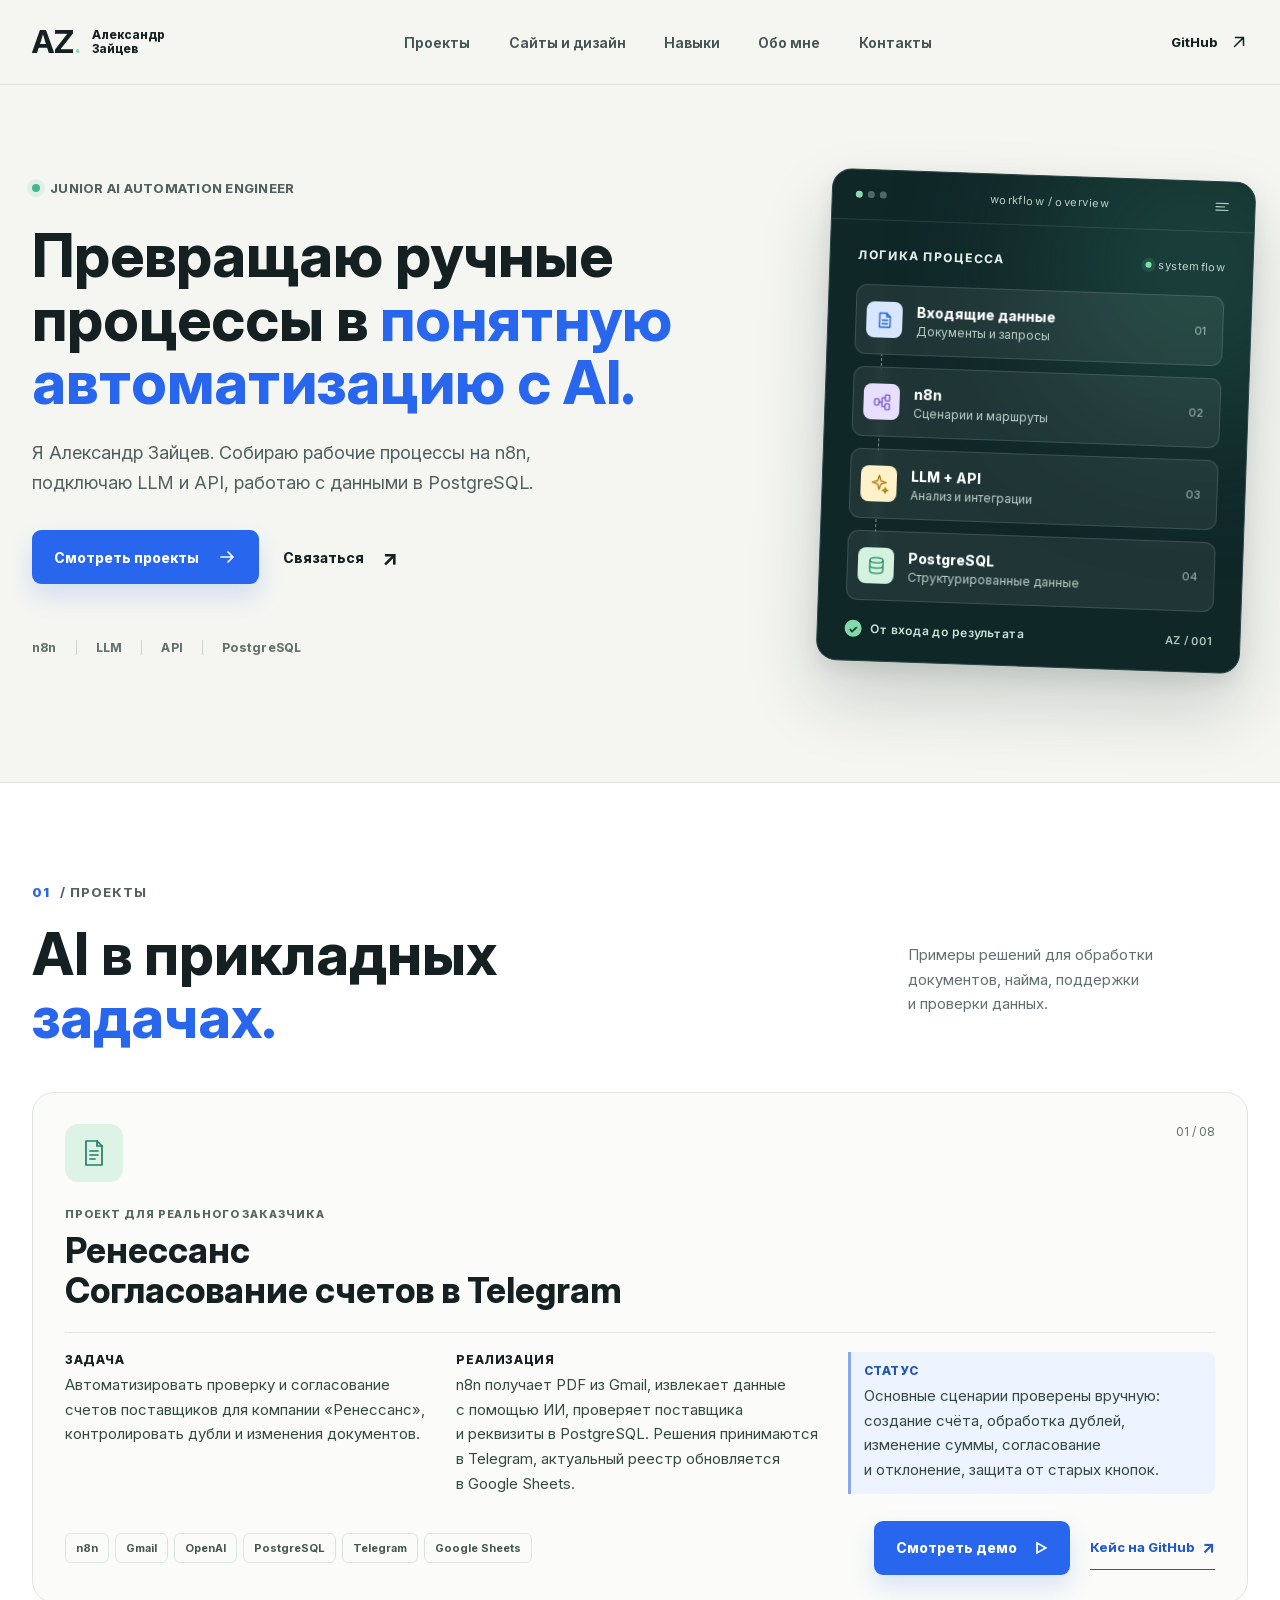
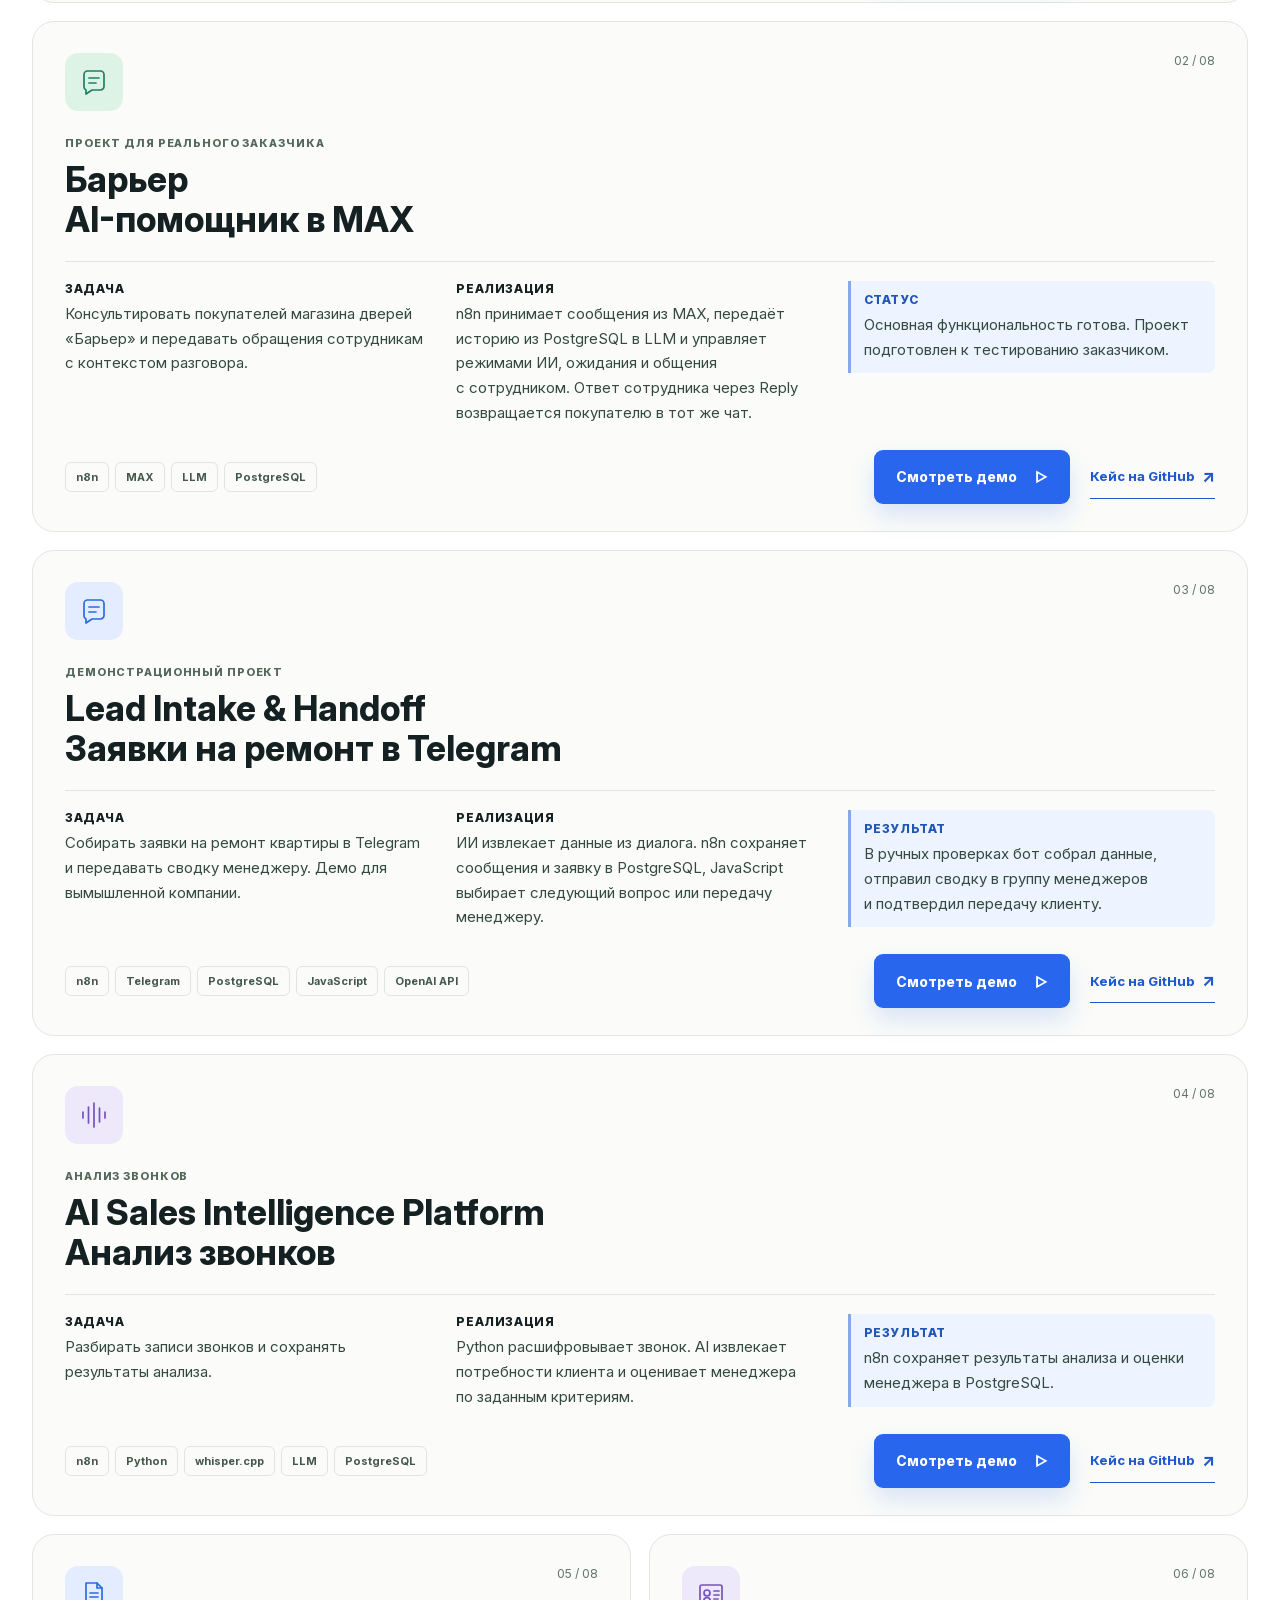
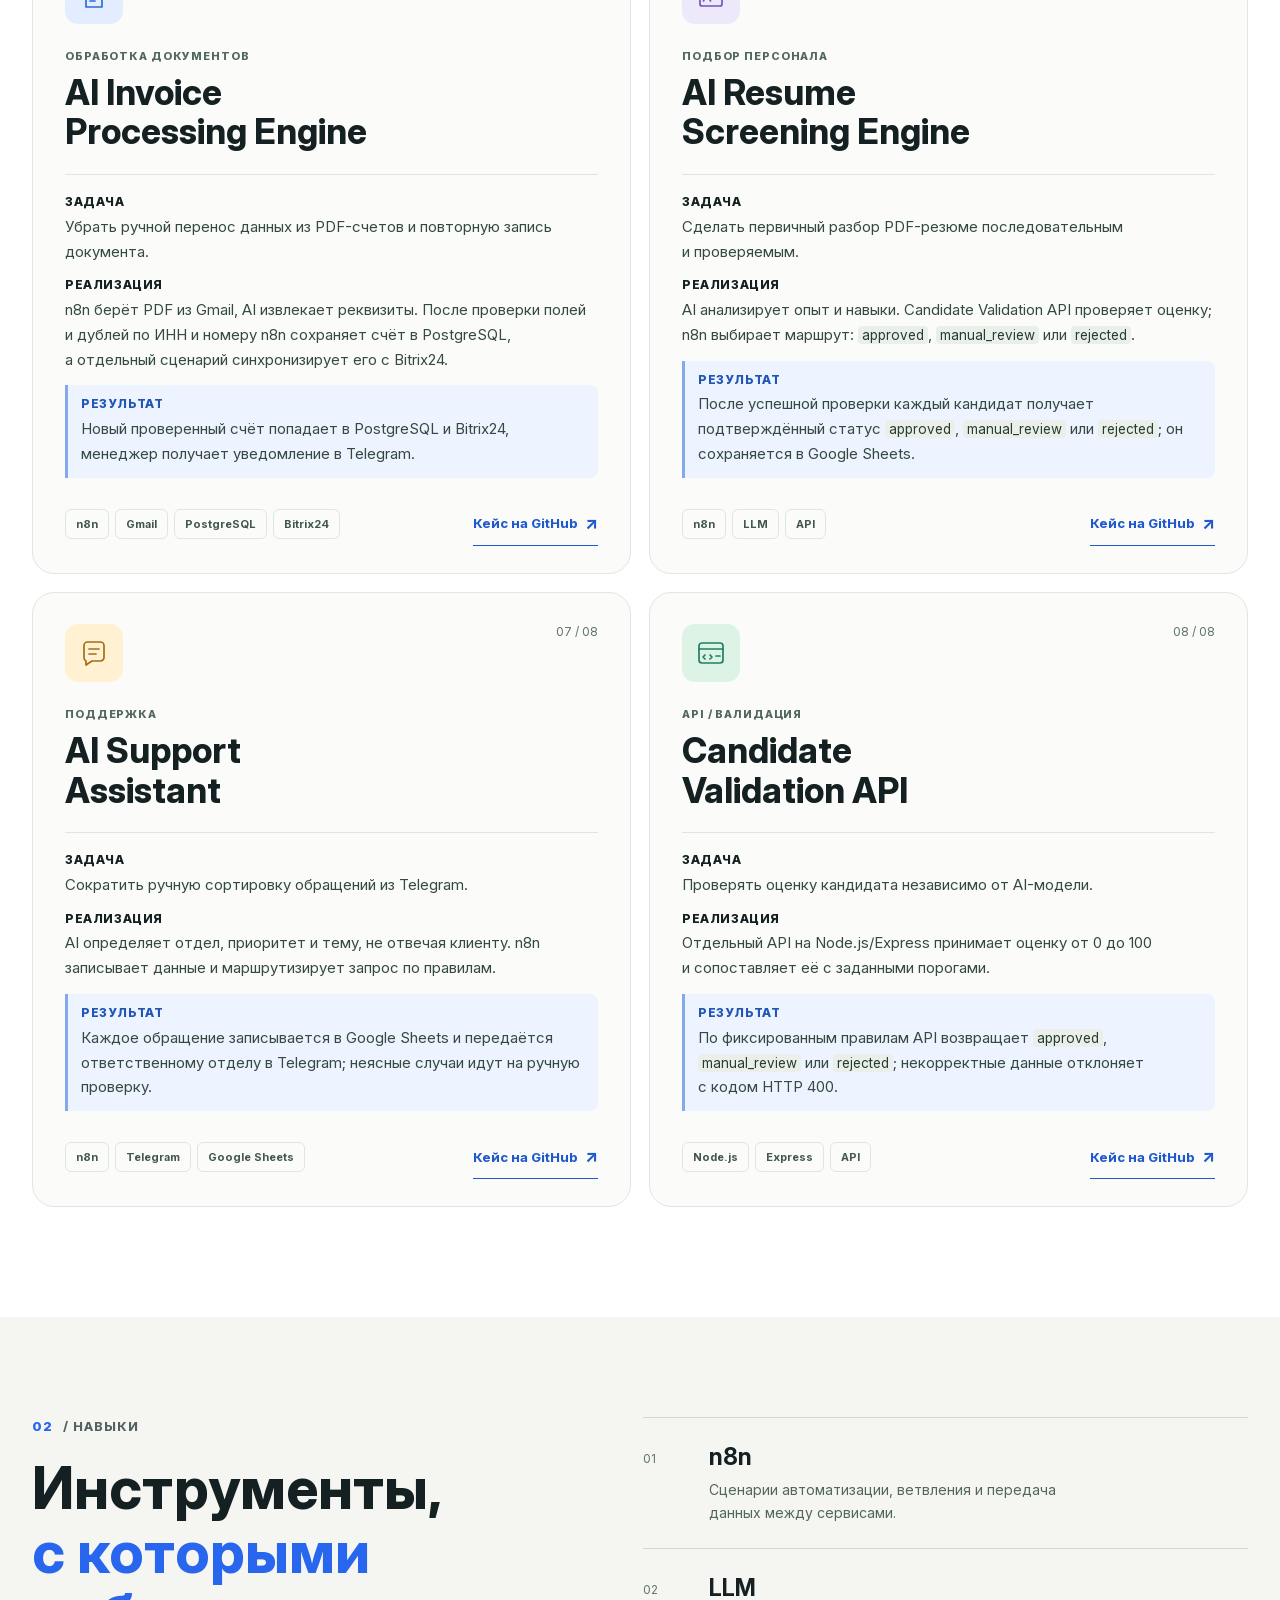
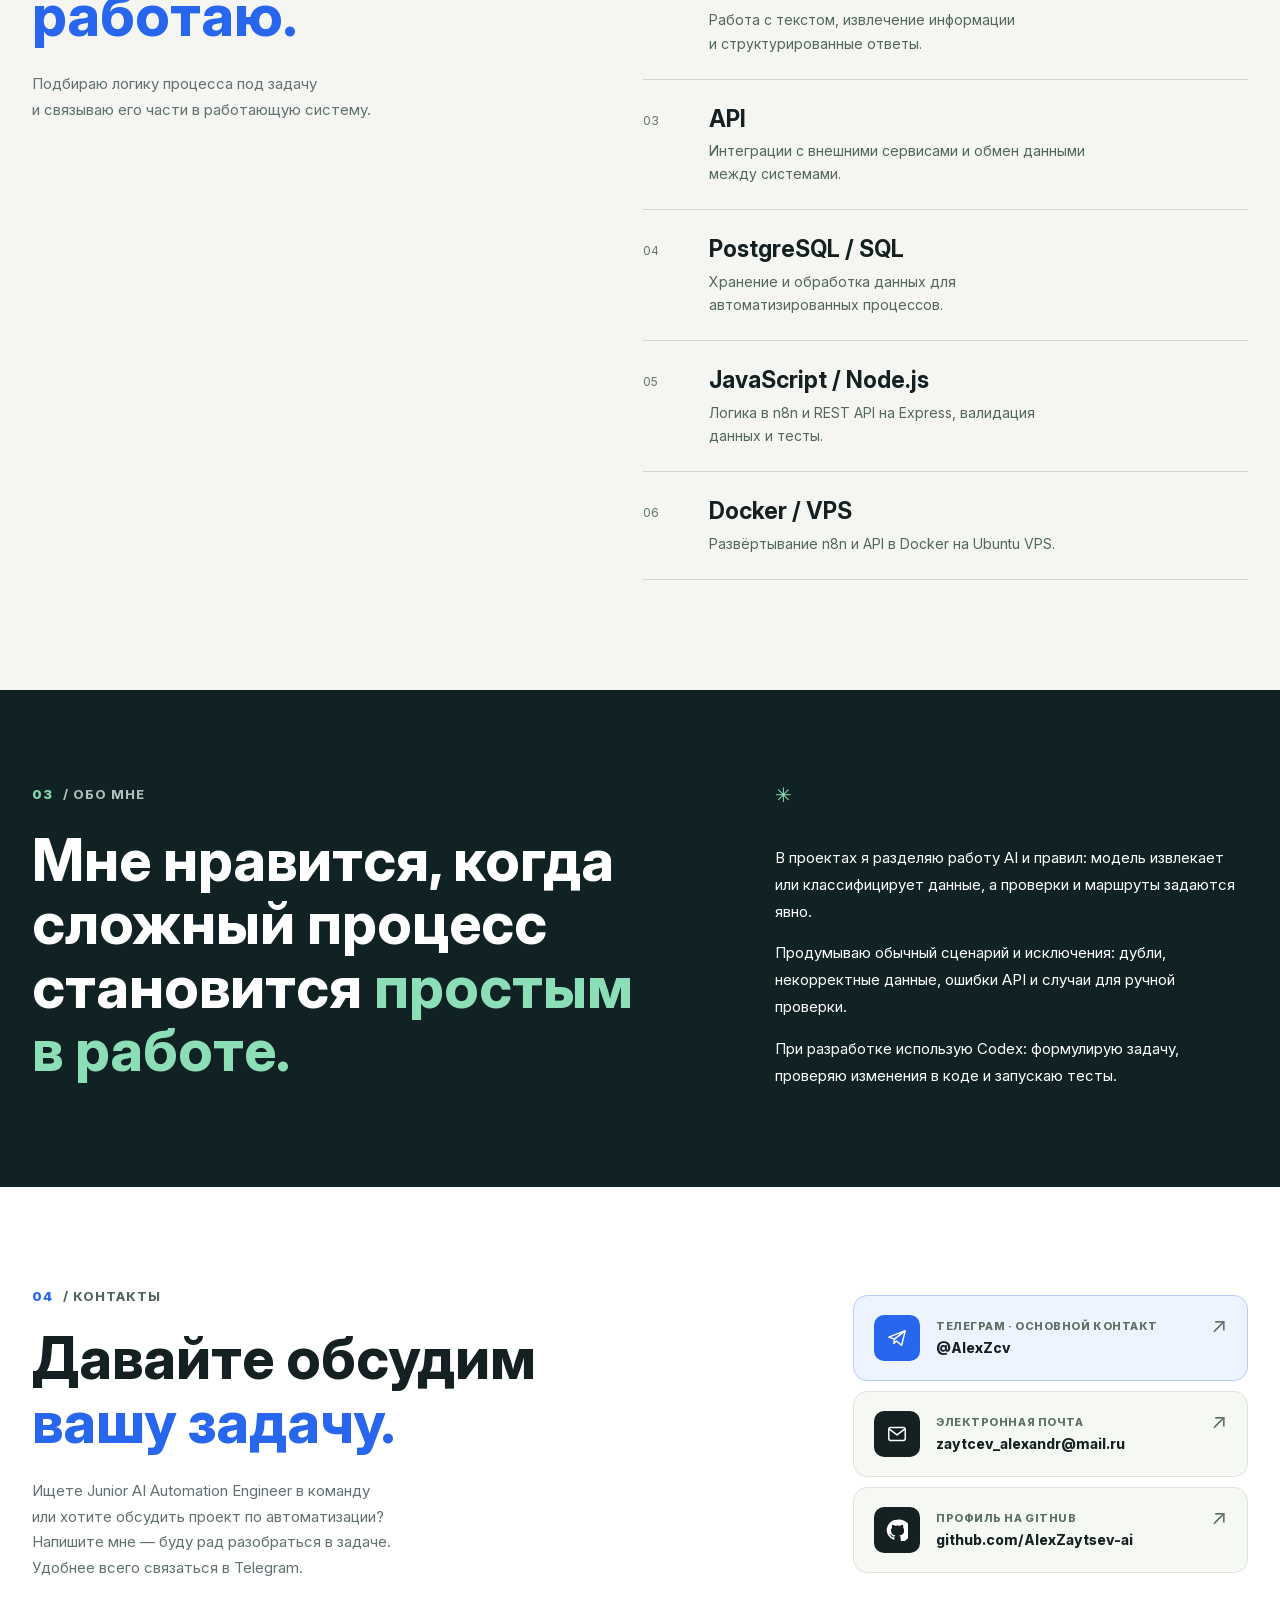
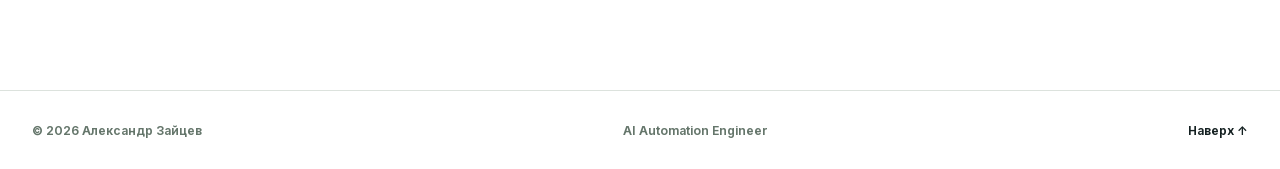
<file: index.html>
<!doctype html>
<html lang="ru">
  <head>
    <meta charset="UTF-8" />
    <meta name="viewport" content="width=device-width, initial-scale=1.0" />
    <meta name="theme-color" content="#f5f6f2" />
    <meta
      name="description"
      content="Александр Зайцев — Junior AI Automation Engineer. Автоматизации на n8n, интеграции LLM и API, работа с PostgreSQL."
    />
    <title>Александр Зайцев — AI Automation Engineer</title>
    <link rel="stylesheet" href="styles.css?v=lead-demo-2" />
    <script src="script.js?v=barrier-demo-1" defer></script>
  </head>
  <body>
    <a class="skip-link" href="#main">Перейти к&nbsp;содержимому</a>

    <header class="site-header">
      <div class="container header-inner">
        <a class="brand" href="#top" aria-label="Александр Зайцев — наверх">
          <span class="brand-mark" aria-hidden="true">AZ<span class="brand-dot">.</span></span>
          <span class="brand-name">Александр<br />Зайцев</span>
        </a>

        <button
          class="menu-toggle"
          type="button"
          aria-label="Открыть меню"
          aria-controls="site-nav"
          aria-expanded="false"
        >
          <span></span><span></span>
        </button>

        <nav class="site-nav" id="site-nav" aria-label="Основная навигация">
          <a href="#projects">Проекты</a>
          <a href="web-design/">Сайты и дизайн</a>
          <a href="#skills">Навыки</a>
          <a href="#about">Обо мне</a>
          <a href="#contacts">Контакты</a>
        </nav>

        <a
          class="header-github"
          href="https://github.com/AlexZaytsev-ai"
          target="_blank"
          rel="noopener noreferrer"
        >
          GitHub
          <svg viewBox="0 0 20 20" fill="none" aria-hidden="true"><path d="M5 15 15 5M6 5h9v9" stroke="currentColor" stroke-width="1.7" stroke-linecap="round" stroke-linejoin="round" /></svg>
        </a>
      </div>
    </header>

    <main id="main">
      <section class="hero" id="top" aria-labelledby="hero-title">
        <div class="container hero-grid">
          <div class="hero-copy">
            <div class="eyebrow"><span class="eyebrow-dot"></span> Junior AI Automation Engineer</div>
            <h1 id="hero-title">Превращаю ручные<br class="hero-title-break" /> процессы в&nbsp;<span>понятную<br class="hero-title-break" /> автоматизацию с&nbsp;AI.</span></h1>
            <p class="hero-lead">
              Я Александр Зайцев. Собираю рабочие процессы на&nbsp;n8n,
              подключаю LLM и&nbsp;API, работаю с&nbsp;данными в&nbsp;PostgreSQL.
            </p>
            <div class="hero-actions">
              <a class="button button-primary" href="#projects">
                Смотреть проекты
                <svg viewBox="0 0 20 20" fill="none" aria-hidden="true"><path d="M4 10h12m-5-5 5 5-5 5" stroke="currentColor" stroke-width="1.7" stroke-linecap="round" stroke-linejoin="round" /></svg>
              </a>
              <a class="button button-text" href="#contacts">Связаться <span aria-hidden="true">↗</span></a>
            </div>
            <div class="hero-stack" aria-label="Основные инструменты">
              <span>n8n</span><span>LLM</span><span>API</span><span>PostgreSQL</span>
            </div>
          </div>

          <div class="workflow" aria-label="Схема работы: данные, автоматизация, AI и структурированный результат">
            <div class="workflow-top">
              <div class="window-dots" aria-hidden="true"><i></i><i></i><i></i></div>
              <span>workflow / overview</span>
              <svg viewBox="0 0 22 22" fill="none" aria-hidden="true"><path d="M4 7h14M4 11h10M4 15h14" stroke="currentColor" stroke-width="1.3" stroke-linecap="round" /></svg>
            </div>
            <div class="workflow-body">
              <div class="workflow-heading">
                <span class="workflow-label">ЛОГИКА ПРОЦЕССА</span>
                <span class="workflow-live"><i></i> system flow</span>
              </div>
              <div class="workflow-steps">
                <div class="workflow-step">
                  <span class="step-icon step-icon-blue" aria-hidden="true">
                    <svg viewBox="0 0 24 24" fill="none"><path d="M6 4h8l4 4v12H6V4Z" stroke="currentColor" stroke-width="1.5" stroke-linejoin="round"/><path d="M14 4v4h4M9 12h6M9 16h6" stroke="currentColor" stroke-width="1.5" stroke-linecap="round"/></svg>
                  </span>
                  <span class="step-text"><strong>Входящие данные</strong><small>Документы и&nbsp;запросы</small></span>
                  <span class="step-number">01</span>
                </div>
                <div class="workflow-step">
                  <span class="step-icon step-icon-purple" aria-hidden="true">
                    <svg viewBox="0 0 24 24" fill="none"><rect x="3.5" y="8.5" width="5" height="7" rx="1.5" stroke="currentColor" stroke-width="1.5"/><rect x="15.5" y="3.5" width="5" height="7" rx="1.5" stroke="currentColor" stroke-width="1.5"/><rect x="15.5" y="13.5" width="5" height="7" rx="1.5" stroke="currentColor" stroke-width="1.5"/><path d="M8.5 12H12m0 0V7h3.5M12 12v5h3.5" stroke="currentColor" stroke-width="1.5" stroke-linecap="round" stroke-linejoin="round"/></svg>
                  </span>
                  <span class="step-text"><strong>n8n</strong><small>Сценарии и&nbsp;маршруты</small></span>
                  <span class="step-number">02</span>
                </div>
                <div class="workflow-step">
                  <span class="step-icon step-icon-yellow" aria-hidden="true">
                    <svg viewBox="0 0 24 24" fill="none"><path d="m12 2 1.9 6.1L20 10l-6.1 1.9L12 18l-1.9-6.1L4 10l6.1-1.9L12 2ZM19 16l.7 2.3L22 19l-2.3.7L19 22l-.7-2.3L16 19l2.3-.7L19 16Z" stroke="currentColor" stroke-width="1.4" stroke-linejoin="round"/></svg>
                  </span>
                  <span class="step-text"><strong>LLM + API</strong><small>Анализ и&nbsp;интеграции</small></span>
                  <span class="step-number">03</span>
                </div>
                <div class="workflow-step">
                  <span class="step-icon step-icon-green" aria-hidden="true">
                    <svg viewBox="0 0 24 24" fill="none"><ellipse cx="12" cy="5.5" rx="7.5" ry="3" stroke="currentColor" stroke-width="1.5"/><path d="M4.5 5.5v12c0 1.7 3.4 3 7.5 3s7.5-1.3 7.5-3v-12M4.5 11.5c0 1.7 3.4 3 7.5 3s7.5-1.3 7.5-3" stroke="currentColor" stroke-width="1.5"/></svg>
                  </span>
                  <span class="step-text"><strong>PostgreSQL</strong><small>Структурированные данные</small></span>
                  <span class="step-number">04</span>
                </div>
              </div>
              <div class="workflow-bottom"><span class="workflow-check">✓</span> От&nbsp;входа до&nbsp;результата <span class="workflow-bottom-code">AZ / 001</span></div>
            </div>
          </div>
        </div>
      </section>

      <section class="section projects-section" id="projects" aria-labelledby="projects-title">
        <div class="container">
          <div class="section-heading">
            <div>
              <p class="section-kicker"><span>01</span> / ПРОЕКТЫ</p>
              <h2 id="projects-title">AI в&nbsp;прикладных<br /><em>задачах.</em></h2>
            </div>
            <p>Примеры решений для обработки<br class="projects-intro-break" /> документов, найма, поддержки<br class="projects-intro-break" /> и&nbsp;проверки данных.</p>
          </div>

          <div class="project-grid">
            <article class="project-card project-card-client" id="renaissance-invoice-approval" aria-labelledby="renaissance-project-title">
              <div class="card-top">
                <span class="project-icon icon-green" aria-hidden="true">
                  <svg viewBox="0 0 32 32" fill="none"><path d="M8 4h11l5 5v19H8V4Z" stroke="currentColor" stroke-width="1.7" stroke-linejoin="round"/><path d="M19 4v5h5M12 14h8M12 18h8M12 22h5" stroke="currentColor" stroke-width="1.7" stroke-linecap="round"/></svg>
                </span>
                <span class="card-number">01 / 08</span>
              </div>
              <p class="card-category">ПРОЕКТ ДЛЯ РЕАЛЬНОГО ЗАКАЗЧИКА</p>
              <h3 id="renaissance-project-title">Ренессанс<br />Согласование счетов в&nbsp;Telegram</h3>
              <div class="card-details">
                <p><strong>Задача</strong> Автоматизировать проверку и&nbsp;согласование счетов поставщиков для компании «Ренессанс», контролировать дубли и&nbsp;изменения документов.</p>
                <p><strong>Реализация</strong> n8n получает PDF из&nbsp;Gmail, извлекает данные с&nbsp;помощью ИИ, проверяет поставщика и&nbsp;реквизиты в&nbsp;PostgreSQL. Решения принимаются в&nbsp;Telegram, актуальный реестр обновляется в&nbsp;Google Sheets.</p>
                <p class="card-result"><strong>Статус</strong> Основные сценарии проверены вручную: создание счёта, обработка дублей, изменение суммы, согласование и&nbsp;отклонение, защита от&nbsp;старых кнопок.</p>
              </div>
              <div class="card-footer">
                <div class="card-tags"><span>n8n</span><span>Gmail</span><span>OpenAI</span><span>PostgreSQL</span><span>Telegram</span><span>Google Sheets</span></div>
                <div class="lead-actions">
                  <button class="button button-primary lead-demo-trigger" type="button" aria-haspopup="dialog" aria-controls="renaissance-demo-dialog">Смотреть демо <span aria-hidden="true">▷</span></button>
                  <a class="project-link" href="https://github.com/AlexZaytsev-ai/Renaissance-Invoice-Approval" target="_blank" rel="noopener noreferrer" aria-label="Открыть кейс Ренессанс — Согласование счетов в Telegram на GitHub в новой вкладке">Кейс на&nbsp;GitHub <span aria-hidden="true">↗</span></a>
                </div>
              </div>
            </article>

            <article class="project-card project-card-client" id="barrier-max" aria-labelledby="barrier-project-title">
              <div class="card-top">
                <span class="project-icon icon-green" aria-hidden="true">
                  <svg viewBox="0 0 32 32" fill="none"><path d="M6 8.5A3.5 3.5 0 0 1 9.5 5h13A3.5 3.5 0 0 1 26 8.5v12a3.5 3.5 0 0 1-3.5 3.5H14l-6 4v-4a3.5 3.5 0 0 1-2-3.2V8.5Z" stroke="currentColor" stroke-width="1.7" stroke-linejoin="round"/><path d="M11 12h10M11 17h7" stroke="currentColor" stroke-width="1.7" stroke-linecap="round"/></svg>
                </span>
                <span class="card-number">02 / 08</span>
              </div>
              <p class="card-category">ПРОЕКТ ДЛЯ РЕАЛЬНОГО ЗАКАЗЧИКА</p>
              <h3 id="barrier-project-title">Барьер<br />AI-помощник в&nbsp;MAX</h3>
              <div class="card-details">
                <p><strong>Задача</strong> Консультировать покупателей магазина дверей «Барьер» и&nbsp;передавать обращения сотрудникам с&nbsp;контекстом разговора.</p>
                <p><strong>Реализация</strong> n8n принимает сообщения из&nbsp;MAX, передаёт историю из&nbsp;PostgreSQL в&nbsp;LLM и&nbsp;управляет режимами ИИ, ожидания и&nbsp;общения с&nbsp;сотрудником. Ответ сотрудника через Reply возвращается покупателю в&nbsp;тот&nbsp;же чат.</p>
                <p class="card-result"><strong>Статус</strong> Основная функциональность готова. Проект подготовлен к&nbsp;тестированию заказчиком.</p>
              </div>
              <div class="card-footer">
                <div class="card-tags"><span>n8n</span><span>MAX</span><span>LLM</span><span>PostgreSQL</span></div>
                <div class="lead-actions">
                  <button class="button button-primary lead-demo-trigger" type="button" aria-haspopup="dialog" aria-controls="barrier-demo-dialog">Смотреть демо <span aria-hidden="true">▷</span></button>
                  <a class="project-link" href="https://github.com/AlexZaytsev-ai/Barrier-MAX-AI-Assistant" target="_blank" rel="noopener noreferrer" aria-label="Открыть репозиторий Барьер — AI-помощник в MAX на GitHub в новой вкладке">Кейс на&nbsp;GitHub <span aria-hidden="true">↗</span></a>
                </div>
              </div>
            </article>

            <article class="project-card project-card-client project-card-lead" id="lead-intake-handoff" aria-labelledby="lead-intake-title">
              <div class="card-top">
                <span class="project-icon icon-blue" aria-hidden="true">
                  <svg viewBox="0 0 32 32" fill="none"><path d="M6 8.5A3.5 3.5 0 0 1 9.5 5h13A3.5 3.5 0 0 1 26 8.5v12a3.5 3.5 0 0 1-3.5 3.5H14l-6 4v-4a3.5 3.5 0 0 1-2-3.2V8.5Z" stroke="currentColor" stroke-width="1.7" stroke-linejoin="round"/><path d="M11 12h10M11 17h7" stroke="currentColor" stroke-width="1.7" stroke-linecap="round"/></svg>
                </span>
                <span class="card-number">03 / 08</span>
              </div>
              <p class="card-category">ДЕМОНСТРАЦИОННЫЙ ПРОЕКТ</p>
              <h3 id="lead-intake-title">Lead Intake &amp; Handoff<br />Заявки на&nbsp;ремонт в&nbsp;Telegram</h3>
              <div class="card-details">
                <p><strong>Задача</strong> Собирать заявки на&nbsp;ремонт квартиры в&nbsp;Telegram и&nbsp;передавать сводку менеджеру. Демо для вымышленной компании.</p>
                <p><strong>Реализация</strong> ИИ извлекает данные из&nbsp;диалога. n8n сохраняет сообщения и&nbsp;заявку в&nbsp;PostgreSQL, JavaScript выбирает следующий вопрос или передачу менеджеру.</p>
                <p class="card-result"><strong>Результат</strong> В&nbsp;ручных проверках бот собрал данные, отправил сводку в&nbsp;группу менеджеров и&nbsp;подтвердил передачу клиенту.</p>
              </div>
              <div class="card-footer">
                <div class="card-tags" aria-label="Стек проекта"><span>n8n</span><span>Telegram</span><span>PostgreSQL</span><span>JavaScript</span><span>OpenAI API</span></div>
                <div class="lead-actions">
                  <button class="button button-primary lead-demo-trigger" type="button" aria-haspopup="dialog" aria-controls="lead-demo-dialog">Смотреть демо <span aria-hidden="true">▷</span></button>
                  <a class="project-link" href="https://github.com/AlexZaytsev-ai/Lead-intake-handoff" target="_blank" rel="noopener noreferrer" aria-label="Открыть Lead Intake &amp; Handoff на GitHub в новой вкладке">Кейс на&nbsp;GitHub <span aria-hidden="true">↗</span></a>
                </div>
              </div>
            </article>

            <article class="project-card project-card-client" id="ai-sales-intelligence-platform" aria-labelledby="ai-sales-project-title">
              <div class="card-top">
                <span class="project-icon icon-purple" aria-hidden="true">
                  <svg viewBox="0 0 32 32" fill="none"><path d="M5 13v6M10.5 8v16M16 4v24M21.5 9v14M27 13v6" stroke="currentColor" stroke-width="1.7" stroke-linecap="round"/></svg>
                </span>
                <span class="card-number">04 / 08</span>
              </div>
              <p class="card-category">АНАЛИЗ ЗВОНКОВ</p>
              <h3 id="ai-sales-project-title">AI Sales Intelligence Platform<br />Анализ звонков</h3>
              <div class="card-details">
                <p><strong>Задача</strong> Разбирать записи звонков и&nbsp;сохранять результаты анализа.</p>
                <p><strong>Реализация</strong> Python расшифровывает звонок. AI извлекает потребности клиента и&nbsp;оценивает менеджера по&nbsp;заданным критериям.</p>
                <p class="card-result"><strong>Результат</strong> n8n сохраняет результаты анализа и&nbsp;оценки менеджера в&nbsp;PostgreSQL.</p>
              </div>
              <div class="card-footer">
                <div class="card-tags" aria-label="Стек проекта"><span>n8n</span><span>Python</span><span>whisper.cpp</span><span>LLM</span><span>PostgreSQL</span></div>
                <div class="lead-actions">
                  <button class="button button-primary lead-demo-trigger" type="button" aria-haspopup="dialog" aria-controls="ai-sales-demo-dialog">Смотреть демо <span aria-hidden="true">▷</span></button>
                  <a class="project-link" href="https://github.com/AlexZaytsev-ai/AI-Sales-Intelligence-Platform" target="_blank" rel="noopener noreferrer" aria-label="Открыть AI Sales Intelligence Platform на GitHub в новой вкладке">Кейс на&nbsp;GitHub <span aria-hidden="true">↗</span></a>
                </div>
              </div>
            </article>

            <article class="project-card">
              <div class="card-top">
                <span class="project-icon icon-blue" aria-hidden="true">
                  <svg viewBox="0 0 32 32" fill="none"><path d="M8 4h11l5 5v19H8V4Z" stroke="currentColor" stroke-width="1.7" stroke-linejoin="round"/><path d="M19 4v5h5M12 14h8M12 18h8M12 22h5" stroke="currentColor" stroke-width="1.7" stroke-linecap="round"/></svg>
                </span>
                <span class="card-number">05 / 08</span>
              </div>
              <p class="card-category">ОБРАБОТКА ДОКУМЕНТОВ</p>
              <h3>AI Invoice<br />Processing Engine</h3>
              <div class="card-details">
                <p><strong>Задача</strong> Убрать ручной перенос данных из&nbsp;PDF-счетов и&nbsp;повторную запись документа.</p>
                <p><strong>Реализация</strong> n8n берёт PDF из&nbsp;Gmail, AI извлекает реквизиты. После проверки полей и&nbsp;дублей по&nbsp;ИНН и&nbsp;номеру n8n сохраняет счёт в&nbsp;PostgreSQL, а&nbsp;отдельный сценарий синхронизирует его с&nbsp;Bitrix24.</p>
                <p class="card-result"><strong>Результат</strong> Новый проверенный счёт попадает в&nbsp;PostgreSQL и&nbsp;Bitrix24, менеджер получает уведомление в&nbsp;Telegram.</p>
              </div>
              <div class="card-footer">
                <div class="card-tags"><span>n8n</span><span>Gmail</span><span>PostgreSQL</span><span>Bitrix24</span></div>
                <a class="project-link" href="https://github.com/AlexZaytsev-ai/AI-Invoice-Processing-Engine" target="_blank" rel="noopener noreferrer" aria-label="Открыть репозиторий AI Invoice Processing Engine на GitHub в новой вкладке">Кейс на&nbsp;GitHub <span aria-hidden="true">↗</span></a>
              </div>
            </article>

            <article class="project-card">
              <div class="card-top">
                <span class="project-icon icon-purple" aria-hidden="true">
                  <svg viewBox="0 0 32 32" fill="none"><rect x="5" y="6" width="22" height="21" rx="2" stroke="currentColor" stroke-width="1.7"/><circle cx="12" cy="14" r="3" stroke="currentColor" stroke-width="1.7"/><path d="M8.5 22c.5-2.4 2-3.5 3.5-3.5s3 1.1 3.5 3.5M19 12h5M19 16h5M19 20h4" stroke="currentColor" stroke-width="1.7" stroke-linecap="round"/></svg>
                </span>
                <span class="card-number">06 / 08</span>
              </div>
              <p class="card-category">ПОДБОР ПЕРСОНАЛА</p>
              <h3>AI Resume<br />Screening Engine</h3>
              <div class="card-details">
                <p><strong>Задача</strong> Сделать первичный разбор PDF-резюме последовательным и&nbsp;проверяемым.</p>
                <p><strong>Реализация</strong> AI анализирует опыт и&nbsp;навыки. Candidate Validation API проверяет оценку; n8n выбирает маршрут: <code>approved</code>, <code>manual_review</code> или <code>rejected</code>.</p>
                <p class="card-result"><strong>Результат</strong> После успешной проверки каждый кандидат получает подтверждённый статус <code>approved</code>, <code>manual_review</code> или <code>rejected</code>; он сохраняется в&nbsp;Google Sheets.</p>
              </div>
              <div class="card-footer">
                <div class="card-tags"><span>n8n</span><span>LLM</span><span>API</span></div>
                <a class="project-link" href="https://github.com/AlexZaytsev-ai/AI-Resume-Screening-Engine" target="_blank" rel="noopener noreferrer" aria-label="Открыть репозиторий AI Resume Screening Engine на GitHub в новой вкладке">Кейс на&nbsp;GitHub <span aria-hidden="true">↗</span></a>
              </div>
            </article>

            <article class="project-card">
              <div class="card-top">
                <span class="project-icon icon-yellow" aria-hidden="true">
                  <svg viewBox="0 0 32 32" fill="none"><path d="M6 8.5A3.5 3.5 0 0 1 9.5 5h13A3.5 3.5 0 0 1 26 8.5v12a3.5 3.5 0 0 1-3.5 3.5H14l-6 4v-4a3.5 3.5 0 0 1-2-3.2V8.5Z" stroke="currentColor" stroke-width="1.7" stroke-linejoin="round"/><path d="M11 12h10M11 17h7" stroke="currentColor" stroke-width="1.7" stroke-linecap="round"/></svg>
                </span>
                <span class="card-number">07 / 08</span>
              </div>
              <p class="card-category">ПОДДЕРЖКА</p>
              <h3>AI Support<br />Assistant</h3>
              <div class="card-details">
                <p><strong>Задача</strong> Сократить ручную сортировку обращений из&nbsp;Telegram.</p>
                <p><strong>Реализация</strong> AI определяет отдел, приоритет и&nbsp;тему, не&nbsp;отвечая клиенту. n8n записывает данные и&nbsp;маршрутизирует запрос по&nbsp;правилам.</p>
                <p class="card-result"><strong>Результат</strong> Каждое обращение записывается в&nbsp;Google Sheets и&nbsp;передаётся ответственному отделу в&nbsp;Telegram; неясные случаи идут на&nbsp;ручную проверку.</p>
              </div>
              <div class="card-footer">
                <div class="card-tags"><span>n8n</span><span>Telegram</span><span>Google Sheets</span></div>
                <a class="project-link" href="https://github.com/AlexZaytsev-ai/AI-Support-Assistant" target="_blank" rel="noopener noreferrer" aria-label="Открыть репозиторий AI Support Assistant на GitHub в новой вкладке">Кейс на&nbsp;GitHub <span aria-hidden="true">↗</span></a>
              </div>
            </article>

            <article class="project-card">
              <div class="card-top">
                <span class="project-icon icon-green" aria-hidden="true">
                  <svg viewBox="0 0 32 32" fill="none"><rect x="4" y="6" width="24" height="20" rx="3" stroke="currentColor" stroke-width="1.7"/><path d="M4 12h24M10 18l-2 2 2 2M15 18l2 2-2 2M21 19h4" stroke="currentColor" stroke-width="1.7" stroke-linecap="round" stroke-linejoin="round"/></svg>
                </span>
                <span class="card-number">08 / 08</span>
              </div>
              <p class="card-category">API / ВАЛИДАЦИЯ</p>
              <h3>Candidate<br />Validation API</h3>
              <div class="card-details">
                <p><strong>Задача</strong> Проверять оценку кандидата независимо от&nbsp;AI-модели.</p>
                <p><strong>Реализация</strong> Отдельный API на&nbsp;Node.js/Express принимает оценку от&nbsp;0 до&nbsp;100 и&nbsp;сопоставляет её с&nbsp;заданными порогами.</p>
                <p class="card-result"><strong>Результат</strong> По&nbsp;фиксированным правилам API возвращает <code>approved</code>, <code>manual_review</code> или <code>rejected</code>; некорректные данные отклоняет с&nbsp;кодом HTTP 400.</p>
              </div>
              <div class="card-footer">
                <div class="card-tags"><span>Node.js</span><span>Express</span><span>API</span></div>
                <a class="project-link" href="https://github.com/AlexZaytsev-ai/candidate-validation-api" target="_blank" rel="noopener noreferrer" aria-label="Открыть репозиторий Candidate Validation API на GitHub в новой вкладке">Кейс на&nbsp;GitHub <span aria-hidden="true">↗</span></a>
              </div>
            </article>

          </div>
        </div>
      </section>

      <section class="section skills-section" id="skills" aria-labelledby="skills-title">
        <div class="container skills-grid">
          <div class="skills-intro">
            <p class="section-kicker"><span>02</span> / НАВЫКИ</p>
            <h2 id="skills-title">Инструменты,<br /><em>с&nbsp;которыми работаю.</em></h2>
            <p>Подбираю логику процесса под задачу и&nbsp;связываю его части в&nbsp;работающую систему.</p>
          </div>
          <div class="skills-list">
            <div class="skill-row"><span class="skill-index">01</span><div><h3>n8n</h3><p>Сценарии автоматизации, ветвления и&nbsp;передача данных между сервисами.</p></div></div>
            <div class="skill-row"><span class="skill-index">02</span><div><h3>LLM</h3><p>Работа с&nbsp;текстом, извлечение информации и&nbsp;структурированные ответы.</p></div></div>
            <div class="skill-row"><span class="skill-index">03</span><div><h3>API</h3><p>Интеграции с&nbsp;внешними сервисами и&nbsp;обмен данными между системами.</p></div></div>
            <div class="skill-row"><span class="skill-index">04</span><div><h3>PostgreSQL / SQL</h3><p>Хранение и&nbsp;обработка данных для автоматизированных процессов.</p></div></div>
            <div class="skill-row"><span class="skill-index">05</span><div><h3>JavaScript / Node.js</h3><p>Логика в&nbsp;n8n и&nbsp;REST API на&nbsp;Express, валидация данных и&nbsp;тесты.</p></div></div>
            <div class="skill-row"><span class="skill-index">06</span><div><h3>Docker / VPS</h3><p>Развёртывание n8n и&nbsp;API в&nbsp;Docker на&nbsp;Ubuntu VPS.</p></div></div>
          </div>
        </div>
      </section>

      <section class="about-section" id="about" aria-labelledby="about-title">
        <div class="container about-grid">
          <div>
            <p class="section-kicker section-kicker-light"><span>03</span> / ОБО МНЕ</p>
            <h2 id="about-title">Мне нравится, когда сложный процесс становится <em>простым в&nbsp;работе.</em></h2>
          </div>
          <div class="about-aside">
            <span class="about-symbol" aria-hidden="true">✳</span>
            <p>В&nbsp;проектах я&nbsp;разделяю работу AI и&nbsp;правил: модель извлекает или классифицирует данные, а&nbsp;проверки и&nbsp;маршруты задаются явно.</p>
            <p>Продумываю обычный сценарий и&nbsp;исключения: дубли, некорректные данные, ошибки API и&nbsp;случаи для ручной проверки.</p>
            <p>При разработке использую Codex: формулирую задачу, проверяю изменения в&nbsp;коде и&nbsp;запускаю тесты.</p>
          </div>
        </div>
      </section>

      <section class="section contact-section" id="contacts" aria-labelledby="contacts-title">
        <div class="container contact-panel">
          <div>
            <p class="section-kicker"><span>04</span> / КОНТАКТЫ</p>
            <h2 id="contacts-title">Давайте обсудим<br /><em>вашу задачу.</em></h2>
            <p>Ищете Junior AI Automation Engineer в&nbsp;команду<br class="contact-intro-break" />
              или хотите обсудить проект по&nbsp;автоматизации?<br class="contact-intro-break" />
              Напишите мне — буду рад разобраться в&nbsp;задаче.<br class="contact-intro-break" />
              Удобнее всего связаться в&nbsp;Telegram.</p>
          </div>
          <div class="contact-options">
            <a class="contact-link contact-link-primary" href="https://t.me/AlexZcv" target="_blank" rel="noopener noreferrer" aria-label="Написать Александру Зайцеву в Telegram, откроется в новой вкладке">
              <span class="contact-link-icon" aria-hidden="true">
                <svg viewBox="0 0 24 24" fill="none"><path d="m3 11 18-7-4 16-5.5-4.7-3 2.5.7-4.6L21 4 9.2 13.2 3 11Z" stroke="currentColor" stroke-width="1.6" stroke-linecap="round" stroke-linejoin="round" /></svg>
              </span>
              <span class="contact-link-copy"><small>ТЕЛЕГРАМ · ОСНОВНОЙ КОНТАКТ</small><strong>@AlexZcv</strong></span>
              <span class="contact-link-arrow" aria-hidden="true">↗</span>
            </a>
            <a class="contact-link" href="mailto:zaytcev_alexandr@mail.ru" aria-label="Написать Александру Зайцеву на электронную почту zaytcev_alexandr@mail.ru">
              <span class="contact-link-icon" aria-hidden="true">
                <svg viewBox="0 0 24 24" fill="none"><rect x="3" y="5" width="18" height="14" rx="2" stroke="currentColor" stroke-width="1.6" /><path d="m4 7 8 6 8-6" stroke="currentColor" stroke-width="1.6" stroke-linecap="round" stroke-linejoin="round" /></svg>
              </span>
              <span class="contact-link-copy"><small>ЭЛЕКТРОННАЯ ПОЧТА</small><strong>zaytcev_alexandr@mail.ru</strong></span>
              <span class="contact-link-arrow" aria-hidden="true">↗</span>
            </a>
            <a class="contact-link" href="https://github.com/AlexZaytsev-ai" target="_blank" rel="noopener noreferrer" aria-label="Открыть GitHub Александра Зайцева в новой вкладке">
            <span class="contact-link-icon" aria-hidden="true">
              <svg viewBox="0 0 24 24" fill="currentColor"><path d="M12 .8A11.2 11.2 0 0 0 8.46 22.63c.56.1.77-.24.77-.54v-2.1c-3.13.68-3.79-1.33-3.79-1.33-.5-1.29-1.24-1.63-1.24-1.63-1.02-.7.08-.68.08-.68 1.13.08 1.72 1.16 1.72 1.16 1 .1.47 2.38 3.28 1.7.25-.73.74-1.23 1.34-1.51-2.5-.28-5.13-1.25-5.13-5.53 0-1.22.44-2.21 1.15-2.99-.12-.28-.5-1.42.11-2.95 0 0 .94-.3 3.08 1.14a10.7 10.7 0 0 1 5.6 0c2.14-1.45 3.07-1.14 3.07-1.14.62 1.53.24 2.67.12 2.95.72.78 1.14 1.77 1.14 2.99 0 4.29-2.63 5.24-5.14 5.52.77.67 1.45 1.98 1.45 3.99v2.96c0 .3.2.65.78.54A11.2 11.2 0 0 0 12 .8Z"/></svg>
            </span>
            <span class="contact-link-copy"><small>ПРОФИЛЬ НА&nbsp;GITHUB</small><strong>github.com/AlexZaytsev-ai</strong></span>
            <span class="contact-link-arrow" aria-hidden="true">↗</span>
          </a>
          </div>
        </div>
      </section>
    </main>

    <dialog class="demo-dialog" id="ai-sales-demo-dialog" aria-labelledby="ai-sales-demo-dialog-title" aria-describedby="ai-sales-demo-description" data-demo-repository="AlexZaytsev-ai/AI-Sales-Intelligence-Platform" data-demo-attachment="0c4a3ef4-efe1-4f43-b6c0-968d9a342d16">
      <div class="demo-dialog-header">
        <h2 id="ai-sales-demo-dialog-title">AI Sales Intelligence · Анализ звонков</h2>
        <button class="demo-close" type="button" autofocus aria-label="Закрыть демонстрацию">Закрыть <span aria-hidden="true">×</span></button>
      </div>
      <video class="demo-video" controls playsinline preload="metadata" aria-label="Демонстрация AI Sales Intelligence Platform: результаты анализа звонка и оценка менеджера"></video>
      <div class="demo-dialog-footer">
        <p id="ai-sales-demo-description">64 секунды: обзор результатов выполненной обработки. В&nbsp;n8n — <code>demo-002</code>; пример отчёта в&nbsp;Google Таблицах — отдельный тестовый запуск <code>demo-001</code>.</p>
        <p class="demo-status" role="status" aria-live="polite" hidden></p>
        <a class="demo-fallback" href="https://github.com/AlexZaytsev-ai/AI-Sales-Intelligence-Platform#demo" target="_blank" rel="noopener noreferrer">Открыть демо на&nbsp;GitHub <span aria-hidden="true">↗</span></a>
      </div>
    </dialog>

    <dialog class="demo-dialog" id="renaissance-demo-dialog" aria-labelledby="renaissance-demo-dialog-title" aria-describedby="renaissance-demo-description" data-demo-repository="AlexZaytsev-ai/Renaissance-Invoice-Approval" data-demo-attachment="9e880288-1291-4bb6-b10c-c9ba1d107944">
      <div class="demo-dialog-header">
        <h2 id="renaissance-demo-dialog-title">Ренессанс · Согласование счетов в Telegram</h2>
        <button class="demo-close" type="button" autofocus aria-label="Закрыть демонстрацию">Закрыть <span aria-hidden="true">×</span></button>
      </div>
      <video class="demo-video" controls playsinline preload="metadata" aria-label="Демонстрация обработки PDF-счёта, согласования в Telegram и обновления реестра"></video>
      <div class="demo-dialog-footer">
        <p id="renaissance-demo-description">82 секунды: обработка PDF-счёта, согласование в&nbsp;Telegram, новая версия и&nbsp;реестр Google Sheets.</p>
        <p class="demo-status" role="status" aria-live="polite" hidden></p>
        <a class="demo-fallback" href="https://github.com/AlexZaytsev-ai/Renaissance-Invoice-Approval#demo" target="_blank" rel="noopener noreferrer">Открыть демо на&nbsp;GitHub <span aria-hidden="true">↗</span></a>
      </div>
    </dialog>

    <dialog class="demo-dialog" id="barrier-demo-dialog" aria-labelledby="barrier-demo-dialog-title" aria-describedby="barrier-demo-description" data-demo-repository="AlexZaytsev-ai/Barrier-MAX-AI-Assistant" data-demo-attachment="1596ecda-935e-45b9-aa5e-37b444c984c4">
      <div class="demo-dialog-header">
        <h2 id="barrier-demo-dialog-title">Барьер · AI-помощник в MAX</h2>
        <button class="demo-close" type="button" autofocus aria-label="Закрыть демонстрацию">Закрыть <span aria-hidden="true">×</span></button>
      </div>
      <video class="demo-video" controls playsinline preload="metadata" aria-label="Демонстрация консультации ИИ, сводки обращения и ответа сотрудника"></video>
      <div class="demo-dialog-footer">
        <p id="barrier-demo-description">49 секунд: консультация ИИ, сводка обращения, ответ сотрудника и&nbsp;workflow в&nbsp;n8n.</p>
        <p class="demo-status" role="status" aria-live="polite" hidden></p>
        <a class="demo-fallback" href="https://github.com/AlexZaytsev-ai/Barrier-MAX-AI-Assistant#demo" target="_blank" rel="noopener noreferrer">Открыть демо на&nbsp;GitHub <span aria-hidden="true">↗</span></a>
      </div>
    </dialog>

    <dialog class="demo-dialog" id="lead-demo-dialog" aria-labelledby="lead-demo-dialog-title" aria-describedby="lead-demo-description" data-demo-repository="AlexZaytsev-ai/Lead-intake-handoff" data-demo-attachment="66f44f74-8a7d-4aea-ae04-6d8efa9541a6">
      <div class="demo-dialog-header">
        <h2 id="lead-demo-dialog-title">Lead Intake &amp; Handoff</h2>
        <button class="demo-close" type="button" autofocus aria-label="Закрыть демонстрацию">Закрыть <span aria-hidden="true">×</span></button>
      </div>
      <video class="demo-video" controls playsinline preload="metadata" aria-label="Демонстрация диалога, сбора данных и передачи заявки менеджеру"></video>
      <div class="demo-dialog-footer">
        <p id="lead-demo-description">Диалог с&nbsp;клиентом, сбор данных и&nbsp;передача заявки менеджеру.</p>
        <p class="demo-status" role="status" aria-live="polite" hidden></p>
        <a class="demo-fallback" href="https://github.com/AlexZaytsev-ai/Lead-intake-handoff#demo" target="_blank" rel="noopener noreferrer">Открыть демо на&nbsp;GitHub <span aria-hidden="true">↗</span></a>
      </div>
    </dialog>

    <footer class="site-footer">
      <div class="container footer-inner"><span>© <span id="year">2026</span> Александр Зайцев</span><span>AI Automation Engineer</span><a href="#top">Наверх ↑</a></div>
    </footer>
  </body>
</html>
</file>
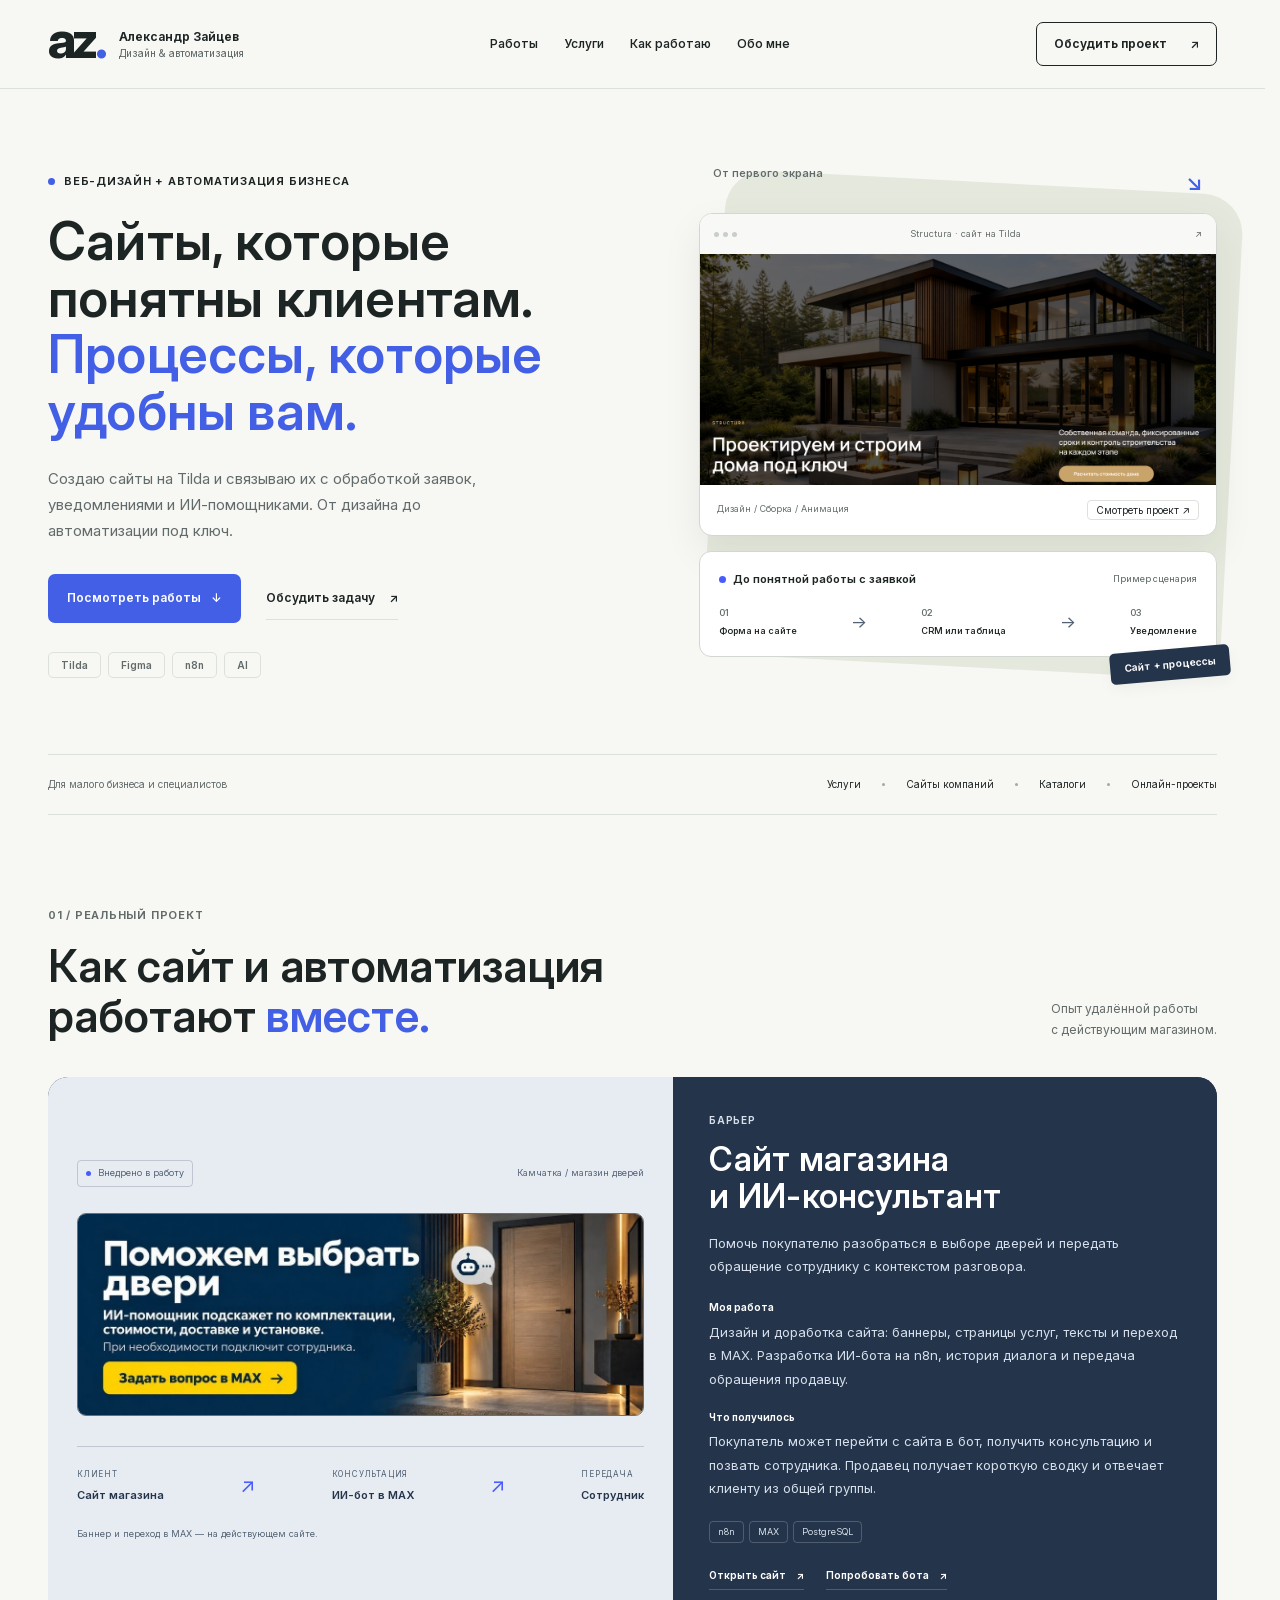
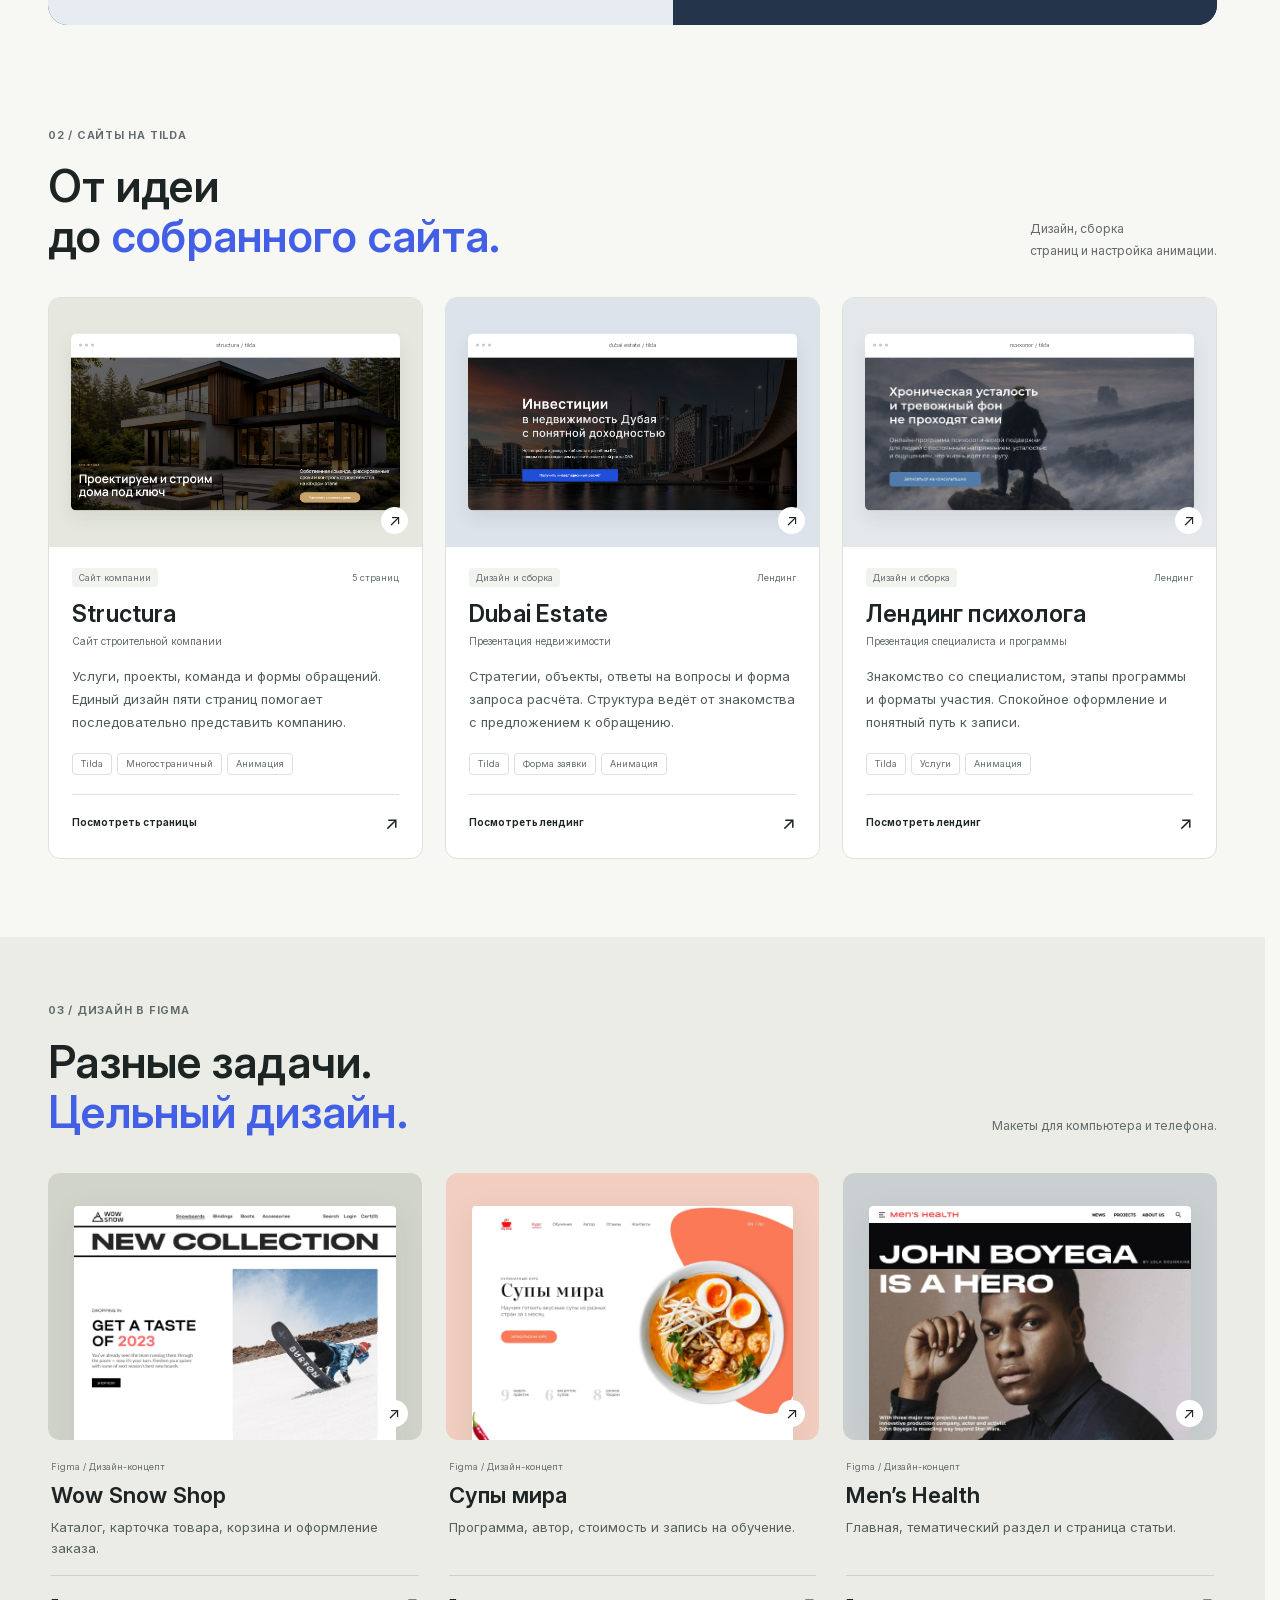
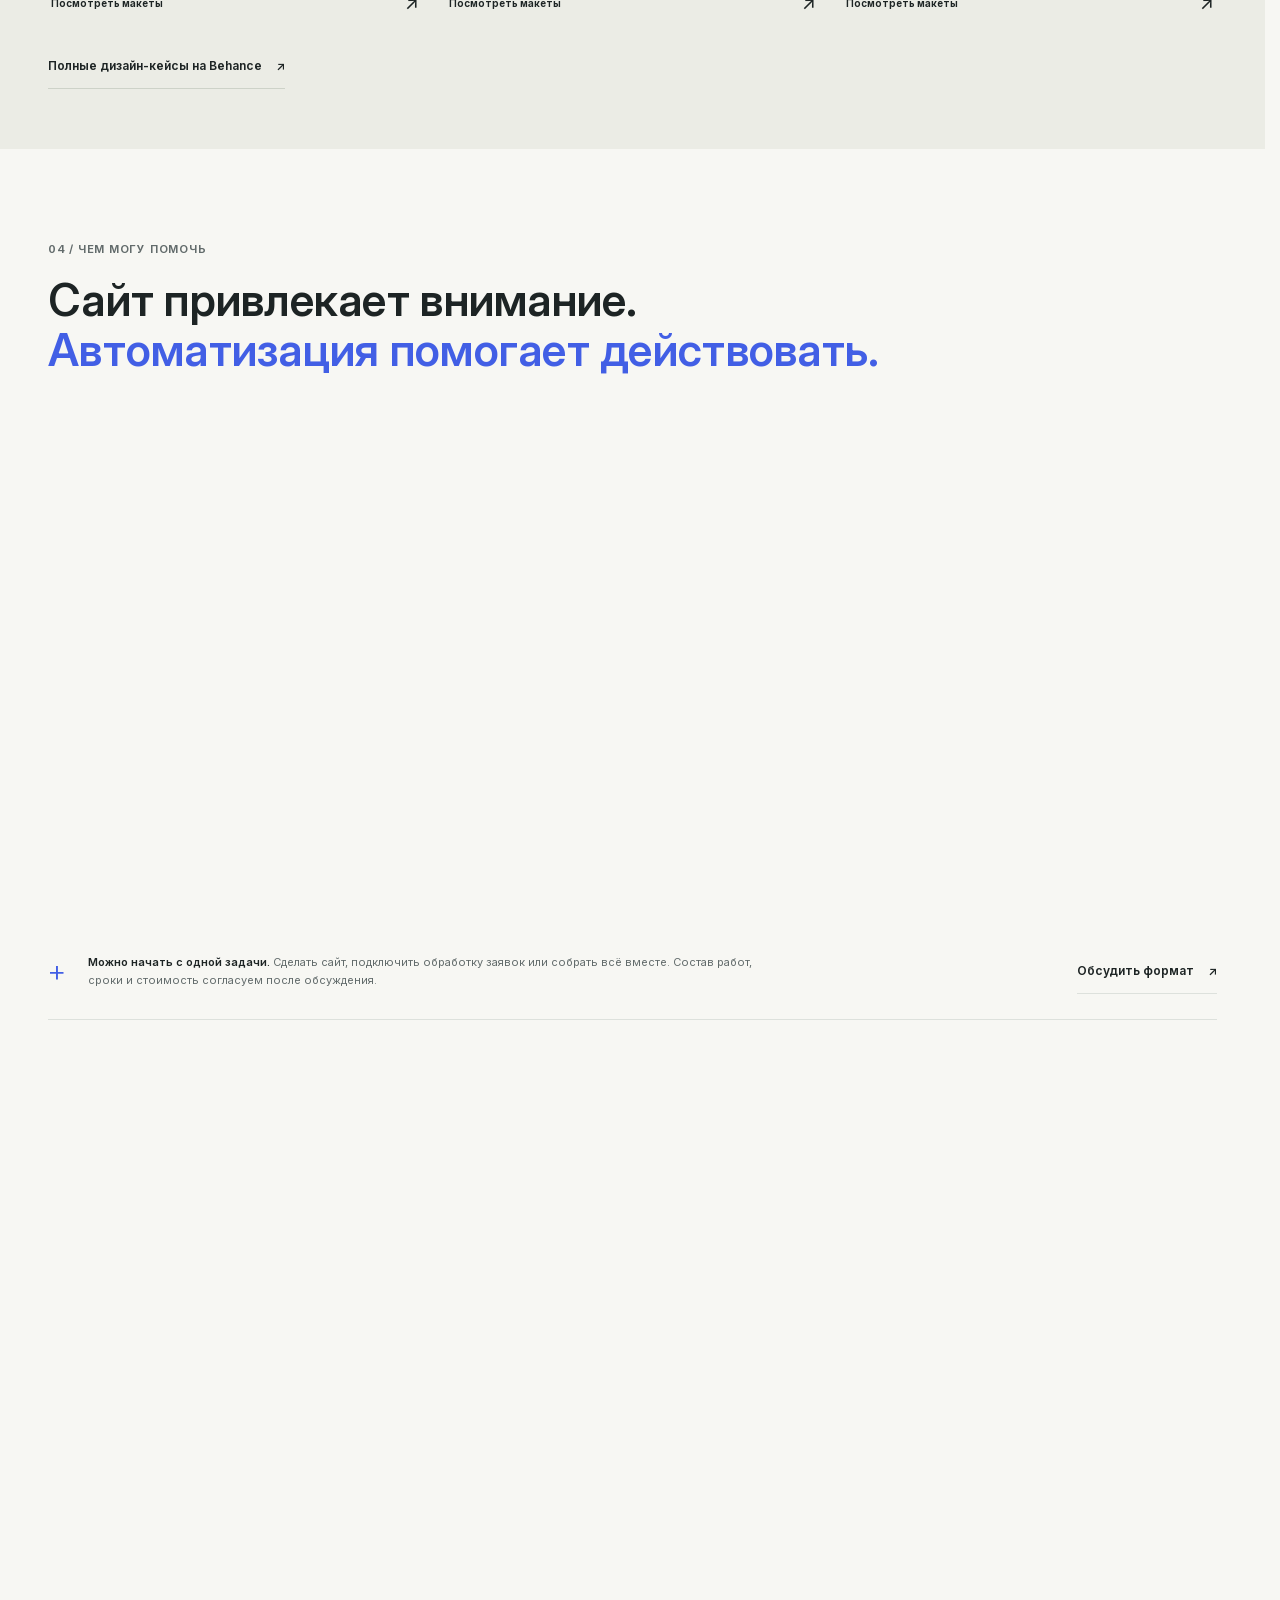
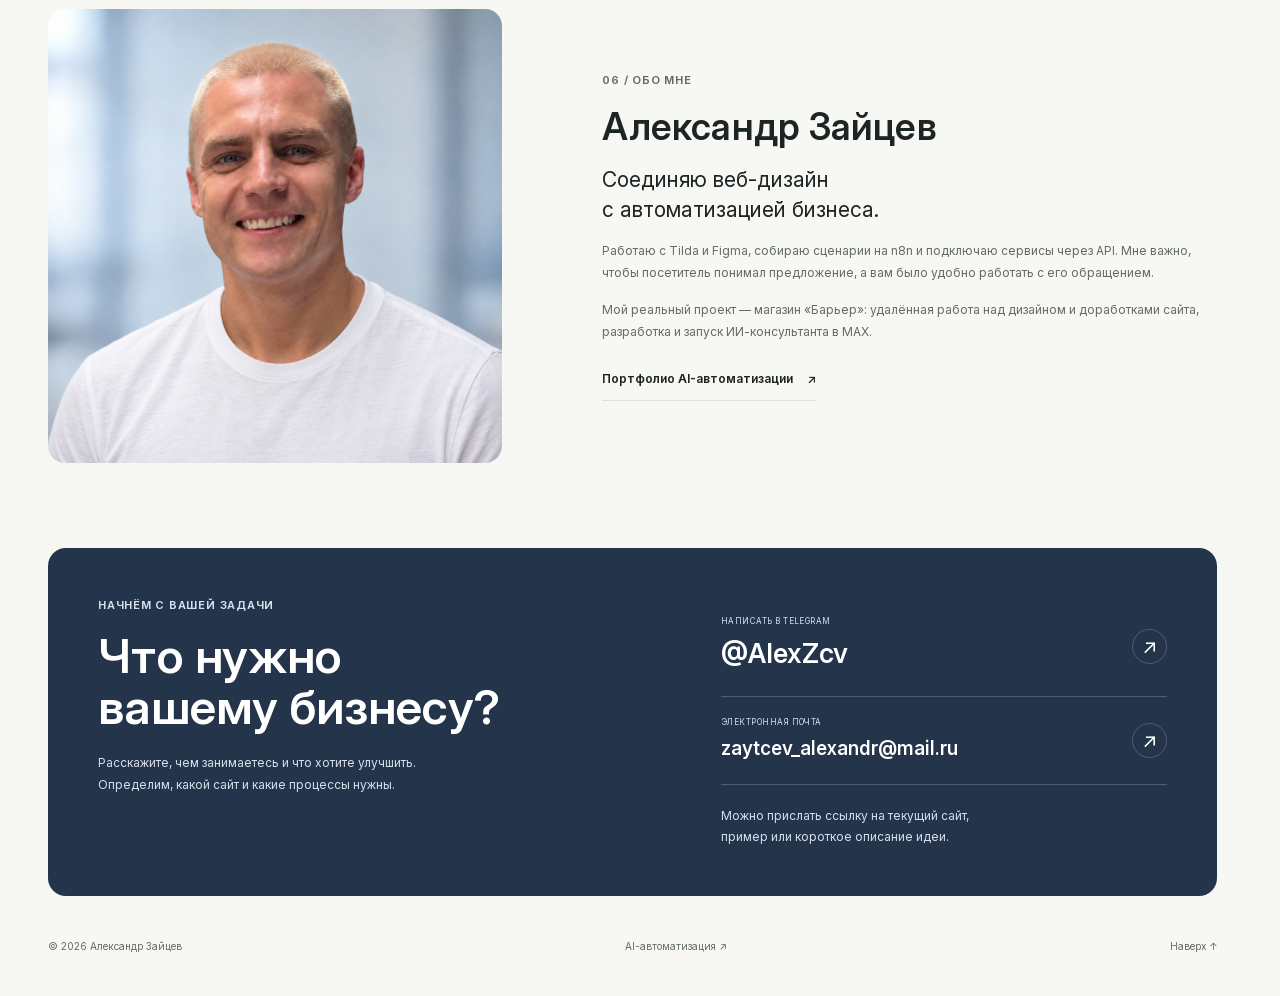
<file: web-design/index.html>
<!doctype html>
<html lang="ru">
<head>
  <meta charset="utf-8">
  <meta name="viewport" content="width=device-width, initial-scale=1">
  <meta name="theme-color" content="#f7f7f3">
  <meta name="description" content="Александр Зайцев — сайты на Tilda и автоматизация бизнеса. Дизайн, сборка, обработка заявок, интеграции n8n и ИИ-помощники. Портфолио и реальные проекты.">
  <meta property="og:title" content="Александр Зайцев — сайты и автоматизация под ключ">
  <meta property="og:description" content="От понятного сайта до удобной работы с обращениями. Tilda, дизайн и автоматизация n8n.">
  <meta property="og:type" content="website">
  <meta property="og:image" content="https://alexzaytsev-ai.github.io/ai-portfolio/web-design/assets/alexander-zaytsev-social-20261012.png">
  <meta property="og:image:secure_url" content="https://alexzaytsev-ai.github.io/ai-portfolio/web-design/assets/alexander-zaytsev-social-20261012.png">
  <meta property="og:image:width" content="1254">
  <meta property="og:image:height" content="1254">
  <meta property="og:image:type" content="image/png">
  <meta property="og:image:alt" content="Александр Зайцев">
  <meta name="twitter:card" content="summary">
  <meta name="twitter:image" content="https://alexzaytsev-ai.github.io/ai-portfolio/web-design/assets/alexander-zaytsev-social-20261012.png">
  <meta name="twitter:image:alt" content="Александр Зайцев">
  <title>Сайты и автоматизация под ключ — Александр Зайцев</title>
  <link rel="icon" href="favicon.svg" type="image/svg+xml">
  <link rel="preload" href="../assets/fonts/InterVariable.woff2" as="font" type="font/woff2" crossorigin>
  <link rel="stylesheet" href="styles.css?v=20261012-5">
  <script src="script.js?v=20261012-4" defer></script>
</head>
<body>
  <a class="skip" href="#main">Перейти к содержимому</a>
  <header class="header">
    <div class="container header-inner">
      <a class="brand" href="#top" aria-label="Александр Зайцев — наверх"><span class="brand-symbol">az<span>.</span></span><span class="brand-name">Александр Зайцев<small>Дизайн & автоматизация</small></span></a>
      <button class="menu-button" aria-label="Открыть меню" aria-controls="navigation" aria-expanded="false"><span></span><span></span></button>
      <nav id="navigation" aria-label="Основное меню"><a href="#work">Работы</a><a href="#services">Услуги</a><a href="#process">Как работаю</a><a href="#about">Обо мне</a></nav>
      <a class="header-contact" href="https://t.me/AlexZcv" target="_blank" rel="noopener noreferrer">Обсудить проект <span aria-hidden="true">↗</span></a>
    </div>
  </header>
  <main id="main">
    <section class="hero container" id="top" aria-labelledby="hero-title">
      <div class="hero-copy">
        <p class="eyebrow"><span class="dot"></span> Веб-дизайн + автоматизация бизнеса</p>
        <h1 id="hero-title">Сайты, которые <br>понятны клиентам. <br><span>Процессы, которые <br>удобны вам.</span></h1>
        <p class="lead">Создаю сайты на Tilda и связываю их с обработкой заявок, уведомлениями и ИИ-помощниками. От дизайна до автоматизации под ключ.</p>
        <div class="actions"><a class="button primary" href="#work">Посмотреть работы <span aria-hidden="true">↓</span></a><a class="text-link" href="#contacts">Обсудить задачу <span aria-hidden="true">↗</span></a></div>
        <div class="hero-tools" aria-label="Инструменты"><span>Tilda</span><span>Figma</span><span>n8n</span><span>AI</span></div>
      </div>
      <div class="hero-visual" aria-label="Превью сайта Structura и пример сценария обработки заявки">
        <div class="visual-label"><span>От первого экрана</span><span aria-hidden="true">↘</span></div>
        <button class="browser-window" type="button" data-project="structura" aria-label="Посмотреть проект Structura">
          <div class="browser-bar"><div class="browser-dots" aria-hidden="true"><i></i><i></i><i></i></div><span>Structura · сайт на Tilda</span><span aria-hidden="true">↗</span></div>
          <img class="hero-preview" src="assets/structura-cover-original.png?v=20261009-8" width="2520" height="1125" alt="Первый экран сайта Structura: современный загородный дом и предложение строительства под ключ" fetchpriority="high">
          <div class="preview-caption"><span>Дизайн / Сборка / Анимация</span><span class="preview-mark">Смотреть проект ↗</span></div>
        </button>
        <div class="process-preview"><div class="process-preview-title"><span class="dot"></span> До понятной работы с заявкой<small>Пример сценария</small></div><div class="mini-flow"><span><i>01</i>Форма на сайте</span><span aria-hidden="true">→</span><span><i>02</i>CRM или таблица</span><span aria-hidden="true">→</span><span><i>03</i>Уведомление</span></div></div>
        <span class="visual-sticker" aria-hidden="true">Сайт + процессы</span>
      </div>
    </section>
    <div class="fit-strip container"><span>Для малого бизнеса и специалистов</span><div><span>Услуги</span><i></i><span>Сайты компаний</span><i></i><span>Каталоги</span><i></i><span>Онлайн-проекты</span></div></div>

    <section class="section container" id="work" aria-labelledby="real-title">
      <div class="section-heading"><div><p class="eyebrow section-index">01 / Реальный проект</p><h2 id="real-title">Как сайт и автоматизация <br>работают <em>вместе.</em></h2></div><p>Опыт удалённой работы <br>с действующим магазином.</p></div>
      <article class="featured-case">
        <div class="featured-visual">
          <div class="featured-meta"><span class="case-status"><span class="dot"></span> Внедрено в работу</span><span>Камчатка / магазин дверей</span></div>
          <a class="barier-banner" href="https://barierpk41.ru/" target="_blank" rel="noopener noreferrer" aria-label="Открыть сайт магазина Барьер"><img src="assets/barier-banner.webp?v=20261009-8" width="1180" height="420" alt="Баннер магазина Барьер: ИИ-помощник помогает выбрать двери и подключает сотрудника" loading="lazy"></a>
          <div class="barier-flow" aria-label="Процесс обращения покупателя"><span><small>КЛИЕНТ</small>Сайт магазина</span><span aria-hidden="true">↗</span><span><small>КОНСУЛЬТАЦИЯ</small>ИИ-бот в MAX</span><span aria-hidden="true">↗</span><span><small>ПЕРЕДАЧА</small>Сотрудник</span></div>
          <p class="featured-note">Баннер и переход в MAX — на действующем сайте.</p>
        </div>
        <div class="featured-copy"><p class="eyebrow">Барьер</p><h3>Сайт магазина <br>и ИИ-консультант</h3><p class="case-intro">Помочь покупателю разобраться в выборе дверей и передать обращение сотруднику с контекстом разговора.</p><dl class="case-facts"><div><dt>Моя работа</dt><dd>Дизайн и доработка сайта: баннеры, страницы услуг, тексты и переход в MAX. Разработка ИИ-бота на n8n, история диалога и передача обращения продавцу.</dd></div><div><dt>Что получилось</dt><dd>Покупатель может перейти с сайта в бот, получить консультацию и позвать сотрудника. Продавец получает короткую сводку и отвечает клиенту из общей группы.</dd></div></dl><div class="tags tags-dark"><span>n8n</span><span>MAX</span><span>PostgreSQL</span></div><div class="featured-links"><a href="https://barierpk41.ru/" target="_blank" rel="noopener noreferrer">Открыть сайт <span aria-hidden="true">↗</span></a><a href="https://max.ru/id410500134909_bot" target="_blank" rel="noopener noreferrer">Попробовать бота <span aria-hidden="true">↗</span></a></div></div>
      </article>
    </section>

    <section class="section container" aria-labelledby="tilda-title">
      <div class="section-heading"><div><p class="eyebrow section-index">02 / Сайты на Tilda</p><h2 id="tilda-title">От идеи <br>до <em>собранного сайта.</em></h2></div><p>Дизайн, сборка <br>страниц и настройка анимации.</p></div>
      <div class="tilda-grid">
        <article class="project-card"><button class="cover cover-structura" data-project="structura" aria-label="Посмотреть страницы сайта Structura"><span class="tilda-preview"><span class="card-browser" aria-hidden="true"><i></i><i></i><i></i><span>structura / tilda</span></span><span class="tilda-image"><img src="assets/structura-cover-framed.png?v=20261009-8" width="2520" height="1200" alt="Сайт строительной компании Structura" loading="lazy"></span></span><span class="cover-open" aria-hidden="true">↗</span></button><div class="card-body"><div class="card-label"><span>Сайт компании</span><span>5 страниц</span></div><h3>Structura</h3><p class="card-subtitle">Сайт строительной компании</p><p class="card-description">Услуги, проекты, команда и формы обращений. Единый дизайн пяти страниц помогает последовательно представить компанию.</p><div class="tags"><span>Tilda</span><span>Многостраничный</span><span>Анимация</span></div><button class="card-action" data-project="structura">Посмотреть страницы <span aria-hidden="true">↗</span></button></div></article>
        <article class="project-card"><button class="cover cover-dubai" data-project="dubai" aria-label="Посмотреть лендинг Dubai Estate"><span class="tilda-preview"><span class="card-browser" aria-hidden="true"><i></i><i></i><i></i><span>dubai estate / tilda</span></span><span class="tilda-image"><img src="assets/dubai-cover-original.png?v=20261009-8" width="2598" height="1271" alt="Лендинг недвижимости Dubai Estate" loading="lazy"></span></span><span class="cover-open" aria-hidden="true">↗</span></button><div class="card-body"><div class="card-label"><span>Дизайн и сборка</span><span>Лендинг</span></div><h3>Dubai Estate</h3><p class="card-subtitle">Презентация недвижимости</p><p class="card-description">Стратегии, объекты, ответы на вопросы и форма запроса расчёта. Структура ведёт от знакомства с предложением к обращению.</p><div class="tags"><span>Tilda</span><span>Форма заявки</span><span>Анимация</span></div><button class="card-action" data-project="dubai">Посмотреть лендинг <span aria-hidden="true">↗</span></button></div></article>
        <article class="project-card"><button class="cover cover-psychologist" data-project="psychologist" aria-label="Посмотреть лендинг психолога"><span class="tilda-preview"><span class="card-browser" aria-hidden="true"><i></i><i></i><i></i><span>психолог / tilda</span></span><span class="tilda-image"><img src="assets/psychologist-cover-clean.png?v=20261009-8" width="1363" height="695" alt="Лендинг психолога со спокойным синим оформлением" loading="lazy"></span></span><span class="cover-open" aria-hidden="true">↗</span></button><div class="card-body"><div class="card-label"><span>Дизайн и сборка</span><span>Лендинг</span></div><h3>Лендинг психолога</h3><p class="card-subtitle">Презентация специалиста и программы</p><p class="card-description">Знакомство со специалистом, этапы программы и форматы участия. Спокойное оформление и понятный путь к записи.</p><div class="tags"><span>Tilda</span><span>Услуги</span><span>Анимация</span></div><button class="card-action" data-project="psychologist">Посмотреть лендинг <span aria-hidden="true">↗</span></button></div></article>
      </div>
    </section>

    <section class="section design-section" aria-labelledby="design-title"><div class="container">
      <div class="section-heading"><div><p class="eyebrow section-index">03 / Дизайн в Figma</p><h2 id="design-title">Разные задачи. <br><em>Цельный дизайн.</em></h2></div><p>Макеты для компьютера и телефона.</p></div>
      <div class="design-grid">
        <article class="design-card"><button class="design-cover snow" data-project="snow" aria-label="Посмотреть макеты Wow Snow Shop"><span class="design-preview"><img src="assets/snow-home.webp?v=20261009-8" width="1440" height="4801" alt="Макет главной страницы интернет-магазина сноубордической экипировки Wow Snow" loading="lazy"></span><span class="snow-preview-photo" aria-hidden="true"><img src="assets/snow-preview-photo.png?v=20261009-10" width="648" height="743" alt="" loading="lazy"></span><span class="cover-open" aria-hidden="true">↗</span></button><div class="design-card-copy"><p class="card-label">Figma / Дизайн-концепт</p><h3>Wow Snow Shop</h3><p>Каталог, карточка товара, корзина и оформление заказа.</p><button class="card-action" data-project="snow">Посмотреть макеты <span aria-hidden="true">↗</span></button></div></article>
        <article class="design-card"><button class="design-cover cooking" data-project="cooking" aria-label="Посмотреть макеты кулинарного курса"><span class="design-preview"><img src="assets/cooking-home.webp?v=20261009-8" width="1440" height="2787" alt="Дизайн лендинга кулинарного курса Супы мира" loading="lazy"></span><span class="cover-open" aria-hidden="true">↗</span></button><div class="design-card-copy"><p class="card-label">Figma / Дизайн-концепт</p><h3>Супы мира</h3><p>Программа, автор, стоимость и запись на обучение.</p><button class="card-action" data-project="cooking">Посмотреть макеты <span aria-hidden="true">↗</span></button></div></article>
        <article class="design-card"><button class="design-cover health" data-project="health" aria-label="Посмотреть макеты Men’s Health"><span class="design-preview"><img class="health-preview-header" src="assets/health-preview-header.png?v=20261009-9" width="1440" height="76" alt="" loading="lazy"><img class="health-preview-photo" src="assets/health-preview-photo.png?v=20261009-9" width="1440" height="921" alt="Первый экран журнала Men’s Health с фотографией Джона Бойеги" loading="lazy"></span><span class="cover-open" aria-hidden="true">↗</span></button><div class="design-card-copy"><p class="card-label">Figma / Дизайн-концепт</p><h3>Men’s Health</h3><p>Главная, тематический раздел и страница статьи.</p><button class="card-action" data-project="health">Посмотреть макеты <span aria-hidden="true">↗</span></button></div></article>
      </div><a class="behance-link text-link" href="https://www.behance.net/f04f444b" target="_blank" rel="noopener noreferrer">Полные дизайн-кейсы на Behance <span aria-hidden="true">↗</span></a>
    </div></section>

    <section class="section container" id="services" aria-labelledby="services-title">
      <div class="section-heading"><div><p class="eyebrow section-index">04 / Чем могу помочь</p><h2 id="services-title">Сайт привлекает внимание. <br><em>Автоматизация помогает действовать.</em></h2></div></div>
      <div class="services-grid">
        <article class="service"><span class="service-icon" aria-hidden="true"><svg viewBox="0 0 24 24" fill="none" stroke="currentColor" stroke-width="1.6" stroke-linecap="round" stroke-linejoin="round" focusable="false"><path d="M2 22 22 2M2 2h20v20"/></svg></span><p class="eyebrow">01 / Сайт</p><h3>Понятно представить <br>ваш бизнес</h3><p>Лендинг, сайт компании или каталог на Tilda. Структура, дизайн, адаптация под телефон и аккуратная анимация.</p><ul><li>Услуги и преимущества</li><li>Работы, товары и команда</li><li>Формы и кнопки связи</li></ul><div class="service-result"><span>На выходе</span>Сайт, с которого удобно начать общение.</div></article>
        <article class="service"><span class="service-icon" aria-hidden="true"><svg viewBox="0 0 24 24" fill="none" stroke="currentColor" stroke-width="1.6" stroke-linecap="round" stroke-linejoin="round" focusable="false"><path d="M2 7h20m-5-5 5 5-5 5M22 17H2m5-5-5 5 5 5"/></svg></span><p class="eyebrow">02 / Автоматизация</p><h3>Упростить работу <br>с обращениями</h3><p>Свяжу форму или бот с CRM, таблицей и уведомлениями. Настрою маршрут заявки на n8n под ваш процесс.</p><ul><li>Сохранение данных заявки</li><li>Уведомление ответственному</li><li>Интеграции через API</li></ul><div class="service-result"><span>На выходе</span>Меньше ручного переноса между сервисами.</div></article>
        <article class="service"><span class="service-icon" aria-hidden="true"><svg viewBox="0 0 24 24" fill="none" stroke="currentColor" stroke-width="1.6" stroke-linecap="round" stroke-linejoin="round" focusable="false"><path d="M12 2v20M2 12h20M5 5l14 14M19 5 5 19"/></svg></span><p class="eyebrow">03 / ИИ-помощник</p><h3>Ответить на вопросы <br>и подключить человека</h3><p>Бот для консультаций по вашим материалам, сбора пожеланий и передачи диалога сотруднику.</p><ul><li>Информация об услугах</li><li>Сбор контекста обращения</li><li>Передача сотруднику</li></ul><div class="service-result"><span>На выходе</span>Клиенту проще разобраться, сотруднику — продолжить.</div></article>
      </div>
      <div class="scope-note"><span class="scope-symbol" aria-hidden="true">+</span><p><strong>Можно начать с одной задачи.</strong> Сделать сайт, подключить обработку заявок или собрать всё вместе. Состав работ, сроки и стоимость согласуем после обсуждения.</p><a class="text-link" href="#contacts">Обсудить формат <span aria-hidden="true">↗</span></a></div>
    </section>

    <section class="section process-section" id="process" aria-labelledby="process-title"><div class="container"><div class="section-heading"><div><p class="eyebrow section-index">05 / Процесс</p><h2 id="process-title">Понятные этапы. <br><em>Видимый результат.</em></h2></div><p>Работаю удалённо. <br>Согласуем решения по ходу проекта.</p></div><ol class="steps"><li><span>01</span><div><h3>Разбираемся в задаче</h3><p>Что предлагаете, кому и какое действие ждёте от клиента. Выбираем нужные функции.</p></div></li><li><span>02</span><div><h3>Согласуем структуру и дизайн</h3><p>Определяем страницы, содержание и визуальный стиль. Вы видите результат до сборки.</p></div></li><li><span>03</span><div><h3>Собираем и подключаем</h3><p>Создаю сайт на Tilda. По согласованному объёму подключаю формы, сервисы и автоматизацию.</p></div></li><li><span>04</span><div><h3>Проверяем и передаём</h3><p>Проверяем сайт на компьютере и телефоне, кнопки и путь заявки. Передаю доступы и инструкцию.</p></div></li></ol></div></section>

    <section class="section container about-section" id="about" aria-labelledby="about-title"><figure class="about-photo"><img src="assets/a63dd366-123a-43a9-a57d-b82490d7c358.png" width="1254" height="1254" alt="Александр Зайцев" loading="lazy" decoding="async"></figure><div class="about-copy"><p class="eyebrow section-index">06 / Обо мне</p><h2 id="about-title">Александр Зайцев</h2><p class="about-lead">Соединяю веб-дизайн <br>с автоматизацией бизнеса.</p><p>Работаю с Tilda и Figma, собираю сценарии на n8n и подключаю сервисы через API. Мне важно, чтобы посетитель понимал предложение, а вам было удобно работать с его обращением.</p><p>Мой реальный проект — магазин «Барьер»: удалённая работа над дизайном и доработками сайта, разработка и запуск ИИ-консультанта в MAX.</p><a class="text-link" href="../">Портфолио AI-автоматизации <span aria-hidden="true">↗</span></a></div></section>

    <section class="container contact-section" id="contacts" aria-labelledby="contact-title"><div><p class="eyebrow">Начнём с вашей задачи</p><h2 id="contact-title">Что нужно <br><em>вашему бизнесу?</em></h2><p>Расскажите, чем занимаетесь и что хотите улучшить. <br> Определим, какой сайт и какие процессы нужны.</p></div><div class="contact-options"><a class="contact-item" href="https://t.me/AlexZcv" target="_blank" rel="noopener noreferrer"><span><small>НАПИСАТЬ В TELEGRAM</small><strong>@AlexZcv</strong></span><span class="contact-arrow" aria-hidden="true">↗</span></a><a class="contact-item" href="mailto:zaytcev_alexandr@mail.ru"><span><small>ЭЛЕКТРОННАЯ ПОЧТА</small><strong>zaytcev_alexandr<wbr>@mail.ru</strong></span><span class="contact-arrow" aria-hidden="true">↗</span></a><p class="contact-hint">Можно прислать ссылку на текущий сайт, <br>пример или короткое описание идеи.</p></div></section>
  </main>
  <footer class="container footer"><span>© <span id="year">2026</span> Александр Зайцев</span><a href="../">AI-автоматизация ↗</a><a href="#top">Наверх ↑</a></footer>
  <dialog id="project-dialog" aria-labelledby="dialog-title"><div class="dialog-header"><div><p id="dialog-label" class="eyebrow"></p><h2 id="dialog-title"></h2></div><button class="dialog-close" aria-label="Закрыть просмотр проекта">✕</button></div><div class="dialog-body"><p id="dialog-description"></p><div id="dialog-contribution"></div><div id="dialog-links"></div><nav id="gallery-navigation" aria-label="Страницы проекта"></nav><div id="dialog-gallery"></div><button class="dialog-close-bottom" type="button">Закрыть проект <span aria-hidden="true">↑</span></button></div></dialog>
</body>
</html>
</file>
<file: styles.css>
@font-face {
  font-family: "Inter";
  src: url("assets/fonts/InterVariable.woff2") format("woff2");
  font-style: normal;
  font-weight: 100 900;
  font-display: swap;
}

:root {
  color-scheme: light;
  --bg: #f5f6f2;
  --paper: #fff;
  --ink: #142021;
  --muted: #617071;
  --line: #dce2dd;
  --blue: #2866ee;
  --dark: #102223;
  --radius: 22px;
}

* { box-sizing: border-box; }
html { scroll-behavior: smooth; }
body { margin: 0; background: var(--bg); color: var(--ink); font-family: "Inter", Arial, sans-serif; -webkit-font-smoothing: antialiased; }
body.menu-open { overflow: hidden; }
a { color: inherit; text-decoration: none; }
button { font: inherit; }
code { font-family: inherit; }
svg { display: block; }
::selection { color: #fff; background: var(--blue); }
:focus-visible { outline: 3px solid var(--blue); outline-offset: 4px; }
.container { width: min(100% - 64px, 1240px); margin-inline: auto; }
.skip-link { position: fixed; z-index: 100; top: 12px; left: 12px; padding: 12px 18px; background: var(--ink); color: #fff; transform: translateY(-160%); }
.skip-link:focus { transform: translateY(0); }

.site-header { position: relative; z-index: 20; border-bottom: 1px solid var(--line); background: rgba(245, 246, 242, .96); }
.header-inner { display: flex; align-items: center; min-height: 84px; gap: 36px; }
.brand { display: inline-flex; align-items: center; gap: 11px; min-height: 44px; flex: 0 0 auto; }
.brand-mark { flex: 0 0 auto; color: var(--ink); font-size: 32px; font-weight: 700; line-height: 1; white-space: nowrap; }
.brand-dot { margin-left: 1px; color: #83dbb7; font-size: .72em; }
.brand-name { font-size: 12px; line-height: 1.15; font-weight: 750; }
.site-nav { display: flex; align-items: center; justify-content: center; gap: clamp(20px, 3vw, 45px); flex: 1; }
.site-nav a { display: inline-flex; align-items: center; min-height: 44px; font-size: 14px; font-weight: 650; color: #445353; transition: color .2s; }
.site-nav .mobile-nav-github { display: none; }
.site-nav a:hover, .site-nav a.active { color: var(--blue); }
.header-github { display: inline-flex; align-items: center; gap: 12px; min-height: 44px; flex: 0 0 auto; font-size: 13px; font-weight: 750; }
.header-github svg { width: 18px; height: 18px; }
.header-github:hover { color: var(--blue); }
.menu-toggle { display: none; }

.hero { padding: clamp(64px, 7vw, 106px) 0 clamp(82px, 9vw, 128px); overflow: hidden; }
.hero-grid { display: grid; grid-template-columns: minmax(0, 1.13fr) minmax(350px, .87fr); gap: clamp(45px, 6vw, 96px); align-items: center; }
.hero-copy { padding-bottom: 7px; }
.eyebrow, .section-kicker { display: flex; align-items: center; gap: 10px; margin: 0; color: #526260; font-size: 13px; font-weight: 750; letter-spacing: .08em; line-height: 1.4; text-transform: uppercase; }
.eyebrow { letter-spacing: .02em; }
.eyebrow-dot { width: 8px; height: 8px; border-radius: 50%; background: #46b58b; box-shadow: 0 0 0 5px #dff0e8; }
h1, h2, h3, p { margin-top: 0; }
h1 { max-width: 720px; margin: 27px 0 23px; font-size: clamp(48px, 5.8vw, 80px); line-height: 1.07; font-weight: 750; }
h1 span { color: var(--blue); }
.hero-title-break { display: none; }
@media (min-width: 1024px) {
  .hero-grid { grid-template-columns: minmax(0, 1.4fr) minmax(350px, .8fr); gap: clamp(45px, 4vw, 64px); }
  h1 { font-size: clamp(48px, 4.65vw, 64px); }
  .hero-title-break { display: initial; }
}
.hero-lead { max-width: 535px; margin-bottom: 32px; color: #50605f; font-size: clamp(16px, 1.5vw, 18px); line-height: 1.68; }
.hero-actions { display: flex; align-items: center; gap: 24px; flex-wrap: wrap; }

@keyframes hero-reveal {
  from { opacity: 0; transform: translateY(14px); }
  to { opacity: 1; transform: translateY(0); }
}

@media (prefers-reduced-motion: no-preference) {
  .hero-copy > h1,
  .hero-copy > .hero-lead,
  .hero-copy > .hero-actions {
    animation: hero-reveal 600ms ease-out backwards;
  }
  .hero-copy > .hero-lead { animation-delay: 120ms; }
  .hero-copy > .hero-actions { animation-delay: 240ms; }
  .hero-copy > .hero-actions:focus-within { animation: none; }
}
.button { display: inline-flex; align-items: center; justify-content: center; gap: 18px; min-height: 54px; font-size: 14px; font-weight: 750; transition: transform .2s, background .2s, color .2s; }
.button:hover { transform: translateY(-2px); }
.button-primary { padding: 0 22px; border-radius: 9px; background: var(--blue); color: #fff; box-shadow: 0 12px 24px rgba(40, 102, 238, .16); }
.button-primary:hover { background: #1955d8; }
.button-primary svg { width: 20px; height: 20px; }
.button-text { color: var(--ink); }
.button-text span { font-size: 21px; line-height: 1; }
.button-text:hover { color: var(--blue); }
.hero-stack { display: flex; align-items: center; flex-wrap: wrap; gap: 0; margin-top: 56px; }
.hero-stack span { padding: 0 19px; border-right: 1px solid #cdd5cf; color: #64716d; font-size: 12px; font-weight: 750; letter-spacing: .02em; }
.hero-stack span:first-child { padding-left: 0; }
.hero-stack span:last-child { border-right: 0; }

.workflow { position: relative; isolation: isolate; width: 100%; max-width: 480px; justify-self: end; overflow: hidden; border: 1px solid #284344; border-radius: 20px; background: #102728; color: #fff; box-shadow: 0 36px 70px rgba(12, 31, 30, .18), 0 9px 20px rgba(12, 31, 30, .08); transform: rotate(2deg); }
.workflow::before { content: ""; position: absolute; z-index: -1; width: 300px; height: 300px; right: -95px; top: -65px; border-radius: 50%; background: #2a6757; filter: blur(85px); opacity: .46; }
.workflow-top { display: flex; align-items: center; justify-content: space-between; height: 50px; padding: 0 23px; border-bottom: 1px solid rgba(255,255,255,.1); color: #b8cec5; font-size: 11px; letter-spacing: .04em; }
.workflow-top svg { width: 19px; height: 19px; }
.window-dots { display: flex; gap: 5px; }
.window-dots i { width: 7px; height: 7px; border-radius: 50%; background: #4d6868; }
.window-dots i:first-child { background: #90d8b6; }
.workflow-body { padding: 27px 27px 23px; }
.workflow-heading { display: flex; justify-content: space-between; align-items: center; gap: 10px; margin-bottom: 22px; }
.workflow-label { color: #e0eee8; font-size: 12px; font-weight: 750; letter-spacing: .08em; }
.workflow-live { display: flex; align-items: center; gap: 7px; color: #bfd2ca; font-size: 11px; }
.workflow-live i { width: 6px; height: 6px; border-radius: 50%; background: #7ce0ad; box-shadow: 0 0 0 4px rgba(124,224,173,.12); }
.workflow-steps { position: relative; display: grid; gap: 12px; }
.workflow-steps::before { content: ""; position: absolute; left: 27px; top: 28px; bottom: 28px; width: 1px; border-left: 1px dashed #6d938a; }
.workflow-step { position: relative; display: flex; align-items: center; gap: 14px; min-height: 70px; padding: 10px 16px 10px 10px; border: 1px solid rgba(223, 239, 232, .15); border-radius: 11px; background: rgba(255,255,255,.065); backdrop-filter: blur(5px); }
.step-icon { display: grid; place-items: center; flex: 0 0 36px; height: 36px; border-radius: 8px; }
.step-icon svg { width: 21px; height: 21px; }
.step-icon-blue { background: #d8e7ff; color: #2164ce; }
.step-icon-purple { background: #e8dfff; color: #7954c4; }
.step-icon-yellow { background: #fff1c8; color: #a36f00; }
.step-icon-green { background: #d4f2df; color: #238a62; }
.step-text { display: grid; gap: 3px; min-width: 0; }
.step-text strong { font-size: 14px; font-weight: 750; }
.step-text small { color: #bbd0c6; font-size: 12px; }
.step-number { margin-left: auto; color: #a9c1b6; font-size: 11px; }
.workflow-bottom { display: flex; align-items: center; gap: 9px; margin-top: 20px; color: #c7e2d4; font-size: 12px; font-weight: 600; }
.workflow-check { display: grid; place-items: center; width: 17px; height: 17px; border-radius: 50%; background: #83d9aa; color: #173b2b; font-size: 11px; font-weight: 800; }
.workflow-bottom-code { margin-left: auto; color: #a9c8b9; font-size: 11px; }

/* Five one-second highlights, followed by three seconds at rest. */
@keyframes workflow-step-highlight {
  0%, 12.5%, 100% {
    border-color: rgba(223, 239, 232, .15);
    background-color: rgba(255, 255, 255, .065);
  }
  4.375%, 8.125% {
    border-color: rgba(131, 217, 170, .5);
    background-color: rgba(255, 255, 255, .11);
  }
}

@keyframes workflow-result-highlight {
  0%, 12.5%, 100% { box-shadow: 0 0 0 0 rgba(131, 217, 170, 0); }
  4.375%, 8.125% { box-shadow: 0 0 0 5px rgba(131, 217, 170, .2); }
}

@media (prefers-reduced-motion: no-preference) {
  .workflow.is-animating .workflow-step {
    animation: workflow-step-highlight 8s ease-in-out infinite;
  }
  .workflow.is-animating .workflow-step:nth-child(2) { animation-delay: 1s; }
  .workflow.is-animating .workflow-step:nth-child(3) { animation-delay: 2s; }
  .workflow.is-animating .workflow-step:nth-child(4) { animation-delay: 3s; }
  .workflow.is-animating .workflow-check {
    animation: workflow-result-highlight 8s ease-in-out 4s infinite;
  }
}

.section { padding: 100px 0 110px; }
.projects-section { border-top: 1px solid var(--line); background: #fff; }
.section-kicker span { color: var(--blue); font-weight: 850; }
.section-heading { display: flex; align-items: end; justify-content: space-between; gap: 50px; margin-bottom: 42px; }
h2 { margin: 22px 0 0; font-size: clamp(40px, 4.5vw, 60px); line-height: 1.1; font-weight: 750; }
h2 em { color: var(--blue); font-style: normal; }
.section-heading > p { max-width: 340px; margin: 0 0 5px; color: var(--muted); font-size: 15px; line-height: 1.65; }
.projects-intro-break { display: none; }
.project-grid { display: grid; grid-template-columns: repeat(2, minmax(0, 1fr)); gap: 18px; }
.project-card { display: flex; flex-direction: column; min-height: 440px; padding: 31px 32px 27px; border: 1px solid #e0e6e0; border-radius: var(--radius); background: #fbfcf9; transition: transform .25s, box-shadow .25s, border-color .25s; }
.project-card:hover { transform: translateY(-5px); border-color: #ccdcd6; box-shadow: 0 20px 38px rgba(23,44,38,.07); }
.card-top { display: flex; justify-content: space-between; align-items: start; }
.project-icon { display: grid; place-items: center; width: 58px; height: 58px; border-radius: 13px; }
.project-icon svg { width: 32px; height: 32px; }
.icon-blue { color: #2d6bda; background: #e4edff; }
.icon-purple { color: #7653b9; background: #eee8fb; }
.icon-yellow { color: #a76d15; background: #fff1d2; }
.icon-green { color: #227f63; background: #ddf3e6; }
.card-number { color: #61756b; font-size: 12px; }
.card-category { margin: 25px 0 9px; color: #53685c; font-size: 11px; font-weight: 800; letter-spacing: .08em; line-height: 1.4; }
.project-card h3 { margin: 0 0 22px; font-size: clamp(27px, 2.8vw, 35px); line-height: 1.13; font-weight: 750; }
.card-details { display: grid; gap: 13px; padding-top: 19px; border-top: 1px solid #dfe6df; }
.card-details p { margin: 0; color: #344a40; font-size: 15px; line-height: 1.65; }
.card-details strong { display: block; margin-bottom: 4px; color: var(--ink); font-size: 12px; font-weight: 800; letter-spacing: .05em; line-height: 1.4; text-transform: uppercase; }
.card-details .card-result { padding: 11px 13px; border-left: 3px solid #85a9ec; border-radius: 0 8px 8px 0; background: #edf3ff; }
.card-details .card-result strong { color: #2156b7; }
.card-details code { padding: 1px 4px; border-radius: 4px; background: #eaf0e9; color: #263e32; font-size: .9em; overflow-wrap: anywhere; }
.card-footer { display: flex; align-items: center; flex-wrap: wrap; gap: 14px; margin-top: auto; padding-top: 24px; }
.card-tags { display: flex; flex-wrap: wrap; gap: 6px; }
.card-tags span { padding: 7px 10px; border: 1px solid #dfe6df; border-radius: 6px; color: #43574d; font-size: 11px; font-weight: 700; }
.project-link { display: inline-flex; align-items: center; gap: 7px; min-height: 44px; margin-left: auto; padding-block: 8px; border-bottom: 1px solid currentColor; color: #2059cd; font-size: 13px; font-weight: 750; white-space: nowrap; transition: color .2s; }
.project-link:hover { color: #123b93; }
.project-link span { font-size: 17px; line-height: 1; }

.project-card-lead { min-width: 0; scroll-margin-top: 24px; }
.lead-actions { display: flex; align-items: center; flex-wrap: wrap; gap: 20px; margin-left: auto; }
.lead-demo-trigger { border: 0; cursor: pointer; }
body.demo-open { overflow: hidden; }
.demo-dialog { width: min(900px, calc(100% - 32px)); max-width: none; max-height: calc(100vh - 32px); max-height: calc(100dvh - 32px); margin: auto; padding: 20px; border: 1px solid var(--line); border-radius: var(--radius); background: var(--paper); color: var(--ink); box-shadow: 0 24px 80px rgba(16,34,35,.25); }
.demo-dialog[open] { display: grid; grid-template-rows: auto minmax(0, 1fr) auto; gap: 16px; }
.demo-dialog::backdrop { background: rgba(16,34,35,.8); }
.demo-dialog-header { display: flex; align-items: center; justify-content: space-between; gap: 16px; min-width: 0; }
.demo-dialog-header h2 { margin: 0; font-size: 22px; line-height: 1.25; }
.demo-close { display: inline-flex; align-items: center; justify-content: center; gap: 10px; min-width: 44px; min-height: 44px; padding: 8px 12px; flex-shrink: 0; border: 1px solid var(--line); border-radius: 9px; background: var(--bg); color: var(--ink); font-size: 13px; font-weight: 650; cursor: pointer; }
.demo-close span { font-size: 22px; line-height: 1; }
.demo-close:hover { border-color: var(--blue); color: var(--blue); }
.demo-video { display: block; width: 100%; min-height: 0; height: min(70vh, 720px); height: min(70dvh, 720px); max-height: calc(100vh - 220px); max-height: calc(100dvh - 220px); border-radius: 12px; background: var(--dark); object-fit: contain; }
.demo-dialog-footer { min-width: 0; font-size: 13px; line-height: 1.5; }
.demo-dialog-footer p { margin-bottom: 8px; color: var(--muted); }
.demo-fallback { display: inline-block; padding-block: 4px; color: var(--blue); text-decoration: underline; text-underline-offset: 3px; }
@media (max-width: 600px) {
  .lead-actions { width: 100%; margin-left: 0; }
  .lead-actions .project-link { margin-left: 0; }
  .demo-dialog { padding: 16px; }
  .demo-dialog-header h2 { font-size: 18px; }
}

.skills-section { background: var(--bg); }
.skills-grid { display: grid; grid-template-columns: .9fr 1.1fr; gap: clamp(60px, 9vw, 140px); }
.skills-intro h2 { margin-bottom: 24px; }
.skills-intro > p:last-child { max-width: 340px; color: var(--muted); font-size: 15px; line-height: 1.7; }
.skills-list { border-top: 1px solid #cfd8d1; }
.skill-row { display: grid; grid-template-columns: 48px 1fr; gap: 18px; padding: 26px 0 24px; border-bottom: 1px solid #cfd8d1; }
.skill-index { padding-top: 7px; color: #62766a; font-size: 12px; }
.skill-row h3 { margin: 0 0 6px; font-size: 23px; line-height: 1.2; }
.skill-row p { max-width: 380px; margin: 0; color: #52665b; font-size: 14px; line-height: 1.65; }

.about-section { padding: 95px 0 105px; background: var(--dark); color: #fff; }
.about-grid { display: grid; grid-template-columns: 1.15fr .85fr; gap: clamp(60px, 8vw, 125px); }
.section-kicker-light { color: #aec2bb; }
.section-kicker-light span { color: #85d8ac; }
.about-section h2 { max-width: 650px; margin-top: 26px; font-size: clamp(42px, 4.5vw, 61px); }
.about-section h2 em { color: #8cdeb7; }
.about-aside { padding-top: 21px; }
.about-symbol { display: block; margin-bottom: 28px; color: #8cdeb7; font-size: 20px; line-height: 1; }
.about-aside p { max-width: 475px; color: #fff; font-size: 15px; line-height: 1.8; }
.about-aside p:last-child { margin-bottom: 0; }

@media (min-width: 761px) {
  .projects-intro-break { display: initial; }
  .section-heading { display: grid; grid-template-columns: minmax(0, max-content) 340px; column-gap: 50px; row-gap: 22px; align-items: start; justify-content: space-between; }
  .section-heading > div { display: contents; }
  .section-heading .section-kicker { grid-column: 1; grid-row: 1; }
  .section-heading h2 { grid-column: 1; grid-row: 2; margin-top: 0; }
  .section-heading > p { grid-column: 2; grid-row: 2; margin: 0; transform: translateY(20px); }
  .about-aside { position: relative; padding-top: 44px; }
  .about-aside p { position: relative; top: 14px; }
  .about-aside p:first-of-type { transform: translateY(clamp(-1px, calc(.45vw - 4.6px), 2px)); }
  .about-symbol { position: absolute; top: 0; left: 0; margin: 0; }
}

.contact-section { background: #fff; }
.contact-panel { display: flex; align-items: center; justify-content: space-between; gap: 50px; }
.contact-panel h2 { margin-bottom: 24px; }
.contact-panel p:last-child { max-width: 490px; margin-bottom: 0; color: var(--muted); font-size: 15px; line-height: 1.7; }
.contact-intro-break { display: none; }
.contact-options { display: grid; gap: 10px; width: min(100%, 395px); flex: 0 0 auto; }
.contact-link { display: flex; align-items: center; gap: 16px; width: 100%; min-height: 86px; padding: 16px 20px; border: 1px solid #dce4dd; border-radius: 14px; background: #f6f8f4; transition: border-color .2s, transform .2s, box-shadow .2s; }
.contact-link:hover { transform: translateY(-3px); border-color: #a4bdad; box-shadow: 0 12px 25px rgba(18,47,36,.08); }
.contact-link-primary { border-color: #b9cdf8; background: #edf3ff; }
.contact-link-primary:hover { border-color: #7fa4ef; }
.contact-link-primary .contact-link-icon { background: var(--blue); }
.contact-link-icon { display: grid; place-items: center; flex: 0 0 46px; height: 46px; border-radius: 10px; background: var(--ink); color: #fff; }
.contact-link-icon svg { width: 22px; height: 22px; }
.contact-link-copy { min-width: 0; }
.contact-link small, .contact-link strong { display: block; }
.contact-link small { margin-bottom: 4px; color: #5d7164; font-size: 11px; font-weight: 800; letter-spacing: .05em; line-height: 1.4; }
.contact-link strong { font-size: 14px; font-weight: 750; word-break: break-word; }
.contact-link-arrow { align-self: start; margin-left: auto; color: #61716b; font-size: 21px; }
.site-footer { border-top: 1px solid var(--line); background: #fff; }
.footer-inner { display: flex; align-items: center; justify-content: space-between; gap: 20px; min-height: 78px; color: #65766b; font-size: 12px; font-weight: 650; }
.footer-inner a { display: inline-flex; align-items: center; min-height: 44px; color: var(--ink); }
.footer-inner a:hover { color: var(--blue); }

@media (min-width: 1024px) {
  .contact-intro-break { display: initial; }
}

@media (max-width: 1000px) {
  .hero-grid { grid-template-columns: 1fr .9fr; gap: 32px; }
  h1 { font-size: clamp(46px, 5.7vw, 64px); }
  .workflow { transform: rotate(1deg); }
  .workflow-body { padding: 21px; }
  .contact-options { width: 340px; }
}

@media (max-width: 760px) {
  .container { width: min(100% - 40px, 560px); }
  .header-inner { min-height: 72px; }
  .brand-mark { font-size: 28px; }
  .header-github { display: none; }
  .menu-toggle { display: flex; position: relative; z-index: 22; flex: 0 0 44px; flex-direction: column; justify-content: center; gap: 6px; width: 44px; height: 44px; margin-left: auto; border: 1px solid var(--line); border-radius: 9px; background: #fff; cursor: pointer; }
  .menu-toggle span { display: block; width: 18px; height: 2px; margin-inline: auto; border-radius: 2px; background: var(--ink); transition: transform .2s; }
  .menu-toggle[aria-expanded="true"] span:first-child { transform: translateY(4px) rotate(45deg); }
  .menu-toggle[aria-expanded="true"] span:last-child { transform: translateY(-4px) rotate(-45deg); }
  .site-nav { display: none; position: absolute; top: 71px; left: 0; right: 0; z-index: 21; flex-direction: column; align-items: stretch; gap: 0; padding: 13px 20px 21px; border-bottom: 1px solid var(--line); background: var(--bg); box-shadow: 0 20px 30px rgba(17,39,35,.1); }
  .site-nav.is-open { display: flex; }
  .site-nav a { width: min(100%, 560px); margin-inline: auto; padding: 15px 0; border-bottom: 1px solid var(--line); font-size: 15px; }
  .site-nav .mobile-nav-github { display: inline-flex; }
  .hero { padding: 68px 0 80px; }
  .hero-grid { grid-template-columns: 1fr; gap: 58px; }
  h1 { max-width: 600px; font-size: clamp(47px, 9vw, 67px); }
  .hero-stack { margin-top: 42px; }
  .workflow { justify-self: center; max-width: 500px; transform: none; }
  .section { padding: 78px 0 86px; }
  .section-heading { align-items: start; flex-direction: column; gap: 20px; margin-bottom: 35px; }
  .section-heading > p { max-width: 520px; }
  .skills-grid, .about-grid { grid-template-columns: 1fr; gap: 35px; }
  .about-section { padding: 78px 0 85px; }
  .about-aside { padding-top: 0; }
  .about-symbol { display: none; }
  .contact-panel { align-items: start; flex-direction: column; gap: 34px; }
  .contact-options { width: min(100%, 420px); }
}

@media (max-width: 880px) {
  .project-grid { grid-template-columns: 1fr; }
}

@media (max-width: 600px) {
  .project-card { min-height: 0; }
  .project-card h3 { font-size: 32px; }
  .footer-inner span:nth-child(2) { display: none; }
}

@media (max-width: 420px) {
  .container { width: min(100% - 32px, 560px); }
  .header-inner { gap: 10px; }
  .brand-name { font-size: 11px; }
  .hero { padding-top: 58px; }
  .eyebrow { font-size: 11px; }
  h1 { font-size: clamp(42px, 11vw, 50px); }
  .hero-lead { font-size: 15px; }
  .hero-stack span { padding-inline: 10px; font-size: 11px; }
  .workflow-body { padding: 17px; }
  .workflow-step { gap: 10px; }
  .section { padding: 69px 0 76px; }
  h2 { font-size: 42px; }
  .project-card { padding: 25px 23px; }
  .project-card h3 { font-size: 29px; }
  .contact-link { gap: 10px; padding: 14px; }
  .contact-link-icon { flex-basis: 40px; height: 40px; }
  .contact-link strong { font-size: 12px; }
}

@media (prefers-reduced-motion: reduce) {
  html { scroll-behavior: auto; }
  *, *::before, *::after { transition-duration: .01ms !important; animation-duration: .01ms !important; }
}

/* Реальный клиентский проект — первая карточка на всю ширину. */
@media (min-width: 881px) {
  .project-card-client { grid-column: 1 / -1; min-height: 0; }
  .project-card-client .card-details { grid-template-columns: repeat(3, minmax(0, 1fr)); align-items: start; gap: 24px; }
}
</file>
<file: web-design/styles.css>
@font-face{font-family:Inter;src:url('../assets/fonts/InterVariable.woff2') format('woff2');font-weight:100 900;font-style:normal;font-display:swap}
:root{--bg:#f7f7f3;--ink:#1d2424;--muted:#626b6b;--line:#dde1dc;--blue:#425fe5;--forest:#1c3030;--contact-bg:#1e3535;--lime:#dceb96;--paper:#fff;--radius:20px;color-scheme:light}
*{box-sizing:border-box}html{scrollbar-gutter:stable;scroll-behavior:smooth;scroll-padding-top:95px}body{margin:0;background:var(--bg);color:var(--ink);font-family:Inter,Arial,sans-serif;font-size:15px;line-height:1.65;-webkit-font-smoothing:antialiased}button,a{-webkit-tap-highlight-color:transparent}button{font:inherit;color:inherit;cursor:pointer}a{color:inherit;text-decoration:none}img{display:block;max-width:100%;height:auto}button{border:0}h1,h2,h3,p{margin:0}h1,h2,h3{line-height:1.12;letter-spacing:.006em}h2{font-size:clamp(32px,3.5vw,46px);font-weight:580}h2 em{font-style:normal;color:var(--blue)}h3{font-weight:620}a:focus-visible,button:focus-visible{outline:3px solid var(--blue);outline-offset:5px}.container{width:min(1200px,calc(100% - 96px));margin-inline:auto}.skip{position:fixed;top:-100px;left:16px;background:var(--ink);color:#fff;padding:12px;z-index:99}.skip:focus{top:8px}.eyebrow{display:flex;align-items:center;gap:9px;font-size:11px;font-weight:650;letter-spacing:.07em;text-transform:uppercase}.dot{display:inline-block;width:7px;height:7px;border-radius:50%;background:var(--blue);flex:none}.header{position:sticky;top:0;z-index:30;background:rgba(247,247,243,.94);backdrop-filter:blur(12px);border-bottom:1px solid var(--line)}.header-inner{min-height:88px;display:flex;align-items:center;justify-content:space-between;gap:32px}.brand{display:flex;align-items:center;gap:14px;flex:none}.brand-symbol{font-size:38px;line-height:1;font-weight:750;letter-spacing:-.075em}.brand-symbol>span{color:var(--blue)}.brand-name{font-size:12px;font-weight:650;line-height:1.5}.brand-name small{display:block;font-size:10px;color:var(--muted);font-weight:450}.header nav{display:flex;align-items:center;gap:26px}.header nav a{font-size:12px;font-weight:550;padding-block:14px}.header nav a:hover{color:var(--blue)}.header-contact{display:flex;align-items:center;gap:23px;font-size:12px;font-weight:650;border:1px solid var(--ink);padding:11px 17px;border-radius:7px;transition:background .2s,color .2s,border-color .2s}.header-contact:hover,.header-contact:focus-visible{background:var(--blue);border-color:var(--blue);color:#fff}.menu-button{display:none}
.hero{padding-block:83px 76px;display:grid;grid-template-columns:1.15fr 1fr;align-items:center;gap:55px}.hero h1{font-size:clamp(38px,4.1vw,56px);font-weight:590;letter-spacing:.004em;line-height:1.08;margin-top:23px}.hero h1>span{color:var(--blue)}.lead{color:var(--muted);font-size:15px;max-width:485px;margin-top:26px;line-height:1.75}.actions{display:flex;align-items:center;gap:25px;margin-top:29px}.button{display:inline-flex;align-items:center;justify-content:center;gap:30px;border-radius:7px;padding:14px 19px;font-size:12px;font-weight:620;min-height:49px;transition:transform .2s,background .2s}.button:hover{transform:translateY(-2px)}.primary{background:var(--blue);color:#fff}.primary:hover{background:#324cc8}.text-link{display:inline-flex;align-items:center;gap:14px;font-size:12px;font-weight:620;padding-block:12px;border-bottom:1px solid var(--line)}.text-link:hover{color:var(--blue);border-color:var(--blue)}.hero-tools{display:flex;gap:7px;margin-top:29px}.hero-tools>span{border:1px solid var(--line);border-radius:5px;padding:4px 12px;font-size:10px;font-weight:600;color:var(--muted)}.hero-visual{position:relative;padding-top:18px;isolation:isolate}.hero-visual:before{content:'';position:absolute;inset:36px -15px -10px 15px;background:#e5e9dd;border-radius:40px;transform:rotate(3deg);z-index:-1}.visual-label{display:flex;justify-content:space-between;font-size:11px;font-weight:550;color:var(--muted);padding:0 14px 13px}.visual-label>span:last-child{color:var(--blue);font-size:22px}.browser-window{display:block;width:100%;padding:0;text-align:left;color:inherit;background:#fff;border:1px solid #d2d8d1;border-radius:13px;overflow:hidden;box-shadow:0 16px 40px #20302112}.browser-bar{height:40px;padding:0 14px;display:flex;align-items:center;justify-content:space-between;color:var(--muted);font-size:9px;background:#f8f9f6}.browser-dots{display:flex;gap:4px}.browser-dots i{width:5px;height:5px;border-radius:50%;background:#c9cec7}.hero-preview{width:100%;height:auto}.preview-caption{padding:15px 17px;display:flex;align-items:center;justify-content:space-between;font-size:9px;color:var(--muted)}.preview-mark{border:1px solid var(--line);border-radius:4px;padding:1px 8px;color:var(--ink);font-size:10px}.process-preview{background:#fff;margin-top:15px;border:1px solid #d2d8d1;border-radius:12px;padding:18px 19px}.process-preview-title{display:flex;align-items:center;gap:7px;font-size:11px;font-weight:620;flex-wrap:wrap}.process-preview-title .dot{background:#485bff}.process-preview-title small{color:var(--muted);font-weight:450;font-size:9px;margin-left:auto}.mini-flow{display:flex;align-items:center;justify-content:space-between;gap:10px;margin-top:18px}.mini-flow>span:not(:nth-child(even)){font-size:9px;font-weight:550;line-height:1.6}.mini-flow i{font-style:normal;display:block;color:var(--muted);font-size:9px;margin-bottom:3px}.mini-flow>span:nth-child(even){color:#526174;font-size:17px}.visual-sticker{position:absolute;right:-13px;bottom:-23px;background:#24344a;color:#fff;border-radius:5px;padding:7px 14px;font-size:10px;font-weight:650;transform:rotate(-5deg);box-shadow:0 5px 15px #2130230a}.fit-strip{border-top:1px solid var(--line);border-bottom:1px solid var(--line);display:flex;justify-content:space-between;align-items:center;gap:20px;padding-block:21px;color:var(--muted);font-size:10px}.fit-strip>div{display:flex;gap:21px;align-items:center;color:var(--ink)}.fit-strip i{width:3px;height:3px;border-radius:50%;background:#a2aa9a}
.section{padding-block:91px 10px}.section-heading{display:flex;justify-content:space-between;align-items:flex-end;gap:30px;margin-bottom:36px}.section-index{color:var(--muted);margin-bottom:17px}.section-heading>p{color:var(--muted);font-size:12px;line-height:1.8;flex:none}.featured-case{display:grid;grid-template-columns:1.15fr 1fr;background:#172b2c;border-radius:var(--radius);overflow:hidden;color:#fff}.featured-visual{background:#1e3535;padding:29px;display:flex;flex-direction:column;justify-content:center}.featured-meta{display:flex;justify-content:space-between;align-items:center;gap:10px;color:#b7ceca;font-size:9px;margin-bottom:26px}.case-status{display:flex;align-items:center;gap:7px;border:1px solid #49635e;padding:5px 8px;border-radius:4px}.case-status .dot{background:var(--lime);width:5px;height:5px}.barier-banner{border:1px solid #607472;border-radius:9px;overflow:hidden;transition:transform .2s}.barier-banner:hover{transform:translateY(-3px)}.barier-banner img{width:100%}.barier-flow{display:flex;justify-content:space-between;align-items:center;gap:8px;margin-top:30px;border-top:1px solid #3e5753;padding-top:21px}.barier-flow>span{font-size:11px;font-weight:600}.barier-flow small{display:block;letter-spacing:.1em;color:#a7c1bd;font-weight:400;font-size:8px;margin-bottom:5px}.barier-flow>span:nth-child(even){color:var(--lime);font-size:20px;font-weight:400}.featured-note{font-size:9px;color:#a7c1bd;margin-top:23px}.featured-copy{padding:35px 36px}.featured-copy>.eyebrow{color:var(--lime);font-size:10px}.featured-copy h3{font-size:33px;margin-top:12px;font-weight:580;line-height:1.14}.case-intro{font-size:13px;color:#c4d4d0;line-height:1.75;margin-top:16px}.case-facts{margin-top:22px;margin-bottom:0}.case-facts>div+div{margin-top:18px}.case-facts dt{font-size:10px;font-weight:650;margin-bottom:5px;color:#fff}.case-facts dd{margin:0;font-size:13px;line-height:1.8;color:#c4d4d0}.tags{display:flex;flex-wrap:wrap;gap:5px}.tags>span{font-size:9px;padding:4px 8px;border:1px solid var(--line);border-radius:4px;line-height:1.4;color:var(--muted)}.tags-dark{margin-top:20px}.tags-dark>span{border-color:#3e5753;color:#c4d4d0}.featured-links{display:flex;gap:22px;margin-top:19px;flex-wrap:wrap}.featured-links>a{font-size:10px;font-weight:650;display:inline-flex;gap:10px;align-items:center;border-bottom:1px solid #55716a;padding-block:5px}.featured-links>a:hover{color:var(--lime)}
.tilda-grid{display:grid;grid-template-columns:repeat(3,1fr);gap:22px}.project-card{background:#fff;border:1px solid var(--line);border-radius:12px;overflow:hidden;display:flex;flex-direction:column;transition:transform .25s,box-shadow .25s}.project-card:hover{transform:translateY(-4px);box-shadow:0 12px 30px #20302109}.cover{--preview-side:22px;--preview-shift:4px;position:relative;text-align:left;width:100%;padding:23px 22px 31px;aspect-ratio:1.5;background:#e6e8df;display:flex;flex-direction:column;justify-content:center;overflow:hidden}.cover-dubai{background:#dce3ea}.cover-psychologist{background:#e4e8eb}.card-browser{position:relative;display:flex;align-items:center;gap:3px;font-size:6px;line-height:1.65;height:calc(14px + 1.65em);background:#fff;width:100%;padding:7px 8px;border-radius:5px 5px 0 0;box-shadow:0 0 0 1px #00000005}.card-browser i{width:3px;height:3px;border-radius:50%;background:#c5cac4}.card-browser>span{position:absolute;left:50%;top:50%;transform:translate(-50%,-50%);white-space:nowrap;font-size:6px;line-height:1;color:#647064;margin:0}.tilda-preview{position:absolute;left:var(--preview-side);right:var(--preview-side);top:calc(50% - var(--preview-shift) + 3.5px);transform:translateY(-50%);display:flex;flex-direction:column;overflow:hidden;border-radius:5px;box-shadow:0 8px 18px #23342615}.tilda-preview>.card-browser{flex:none}.tilda-image{position:relative;display:block;width:100%;aspect-ratio:2.25;flex:none;margin-bottom:7px}.tilda-image>img{position:absolute;top:0;left:0;width:100%;height:calc(100% + 7px);object-fit:cover;object-position:50% 0%;border-radius:0 0 4px 4px}.cover-open{position:absolute;right:14px;bottom:13px;width:27px;height:27px;background:#fff;border-radius:50%;display:flex;justify-content:center;align-items:center;font-size:16px;transition:background .2s,color .2s}.cover:hover .cover-open,.design-cover:hover .cover-open{background:var(--blue);color:#fff}.card-body{padding:21px 23px;display:flex;flex-direction:column;flex:1}.card-label{display:flex;justify-content:space-between;gap:12px;font-size:9px;color:var(--muted);line-height:1.5}.card-label>span:first-child{background:#f1f3ee;padding:3px 7px;border-radius:3px}.card-label>span:last-child{padding-top:3px}.card-body h3{font-size:23px;margin-top:15px;letter-spacing:0}.card-subtitle{font-size:10px;color:var(--muted);margin-top:5px}.card-description{font-size:13px;line-height:1.8;margin-top:15px;color:#505c5b;flex:1}.card-body>.tags{margin-top:18px;margin-bottom:19px}.card-action{display:flex;align-items:center;justify-content:space-between;gap:15px;background:transparent;border-top:1px solid var(--line);text-align:left;width:100%;font-size:10px;font-weight:650;padding:12px 0 0;min-height:43px}.card-action:hover{color:var(--blue)}.card-action>span{font-size:18px;font-weight:450}.design-section{margin-top:68px;padding-top:64px;padding-bottom:60px;background:#ebece5}.design-grid{display:grid;grid-template-columns:repeat(3,1fr);grid-auto-rows:1fr;gap:24px}.design-card{overflow:hidden;display:flex;flex-direction:column}.design-cover{display:flex;align-items:center;justify-content:center;width:100%;aspect-ratio:1.4;position:relative;padding:22px 26px;background:#d1d4ca;overflow:hidden;border-radius:12px;text-align:left}.design-cover.cooking{background:#f1cec0}.design-cover.health{background:#cad0d2}.design-preview{display:block;position:relative;width:100%;aspect-ratio:16/10;flex:none}.design-preview>img{position:absolute;top:0;left:0;width:100%;height:auto;border-radius:4px 4px 0 0;box-shadow:0 10px 35px #18242213}.design-card-copy{padding:20px 3px 0;display:flex;flex-direction:column;flex:1}.design-card-copy .card-label{font-size:9px}.design-card-copy h3{font-size:22px;margin-top:10px}.design-card-copy>p:not(.card-label){font-size:13px;color:#56605b;margin-top:9px;margin-bottom:15px;min-height:38px}.design-card-copy>.card-action{margin-top:auto;border-color:#cdd2c8}.behance-link{margin-top:26px;border-color:#cdd2c8}
.services-grid{display:grid;grid-template-columns:repeat(3,1fr);gap:24px}.service{padding:26px 27px;border:1px solid var(--line);border-radius:12px;background:#fff;position:relative;display:flex;flex-direction:column}.service-icon{width:35px;height:35px;display:grid;place-items:center;color:var(--blue);background:#ecedfb;border-radius:8px;font-size:24px;margin-bottom:24px}.service-icon>svg{display:block;width:24px;height:24px}.service>.eyebrow{font-size:9px;color:var(--muted)}.service h3{font-size:24px;line-height:1.18;margin-top:12px}.service>p:not(.eyebrow){font-size:13px;color:var(--muted);line-height:1.8;margin-top:17px}.service ul{list-style:none;padding:0;margin:18px 0 24px;color:#455050;font-size:12px}.service li{padding-block:5px}.service li:before{content:'+';color:var(--blue);margin-right:9px}.service-result{font-size:11px;font-weight:550;padding-top:16px;border-top:1px solid var(--line);margin-top:auto;line-height:1.7}.service-result>span{display:block;color:var(--muted);font-size:9px;font-weight:450;margin-bottom:6px}.scope-note{display:flex;align-items:center;gap:22px;padding:25px 0;border-bottom:1px solid var(--line);margin-top:22px}.scope-symbol{font-size:30px;line-height:1;color:var(--blue);font-weight:300}.scope-note p{font-size:11px;color:var(--muted);max-width:700px}.scope-note strong{color:var(--ink);font-weight:600}.scope-note>.text-link{margin-left:auto;white-space:nowrap}.process-section{padding-bottom:25px}.steps{list-style:none;display:grid;grid-template-columns:repeat(4,1fr);padding:0;margin:44px 0 0;gap:32px}.steps li{border-top:1px solid #cdd3ca;padding-top:18px}.steps li>span{font-size:12px;font-weight:600;color:var(--blue)}.steps h3{font-size:18px;margin-top:22px;line-height:1.25;letter-spacing:0}.steps p{font-size:13px;color:var(--muted);margin-top:13px;line-height:1.8}.about-section{display:grid;grid-template-columns:.85fr 1.15fr;gap:100px;padding-top:90px;padding-bottom:85px;align-items:center}.about-copy h2{font-size:37px}.about-lead{font-size:21px;line-height:1.4;letter-spacing:0;margin-top:18px}.about-copy>p:not(.eyebrow):not(.about-lead){font-size:12px;color:var(--muted);margin-top:16px;line-height:1.8}.about-copy>.text-link{margin-top:14px}.contact-section{display:grid;grid-template-columns:1fr .8fr;gap:65px;background:var(--contact-bg);color:#fff;border-radius:18px;padding:48px 50px}.contact-section h2{font-size:48px;margin-top:17px;line-height:1.05}.contact-section h2 em{color:#fff}.contact-section>div>p:not(.eyebrow){font-size:12px;color:#c7d3d3;line-height:1.8;margin-top:20px}.contact-options{align-self:center}.contact-item{display:flex;align-items:center;justify-content:space-between;gap:15px;border-bottom:1px solid #526666;padding:19px 0}.contact-item small{display:block;letter-spacing:.06em;font-size:8px;color:#c7d3d3}.contact-item strong{display:block;font-size:19px;letter-spacing:0;font-weight:580;margin-top:4px;overflow-wrap:anywhere}.contact-item:first-child strong{font-size:27px}.contact-arrow{width:35px;height:35px;border:1px solid #738888;border-radius:50%;display:grid;place-items:center;font-size:20px;flex:none;transition:background .2s}.contact-item:hover .contact-arrow{background:#fff;color:var(--forest)}.contact-hint{font-size:10px;color:#c7d3d3;margin-top:17px;line-height:1.7}.footer{display:flex;align-items:center;justify-content:space-between;gap:20px;padding-block:32px;font-size:10px;color:var(--muted)}.footer a{padding-block:10px}.footer a:hover{color:var(--blue)}
/* Project viewer: preserve image proportions and never enlarge past the source width. */
dialog{width:min(1120px,calc(100% - 48px));max-height:92vh;max-height:92dvh;border:1px solid var(--line);border-radius:16px;padding:0;background:var(--bg);color:var(--ink);box-shadow:0 35px 100px #0004;overflow:auto;overscroll-behavior:contain;scrollbar-gutter:stable}
dialog::backdrop{background:#172524bb;backdrop-filter:blur(5px)}
.dialog-header{padding:22px 28px;display:flex;align-items:center;justify-content:space-between;gap:20px;position:sticky;top:0;background:var(--bg);border-bottom:1px solid var(--line);z-index:2}
.dialog-header h2{font-size:28px;margin-top:5px;letter-spacing:0}
.dialog-header .eyebrow{font-size:10px;color:var(--muted)}
.dialog-close{width:44px;height:44px;flex:none;border:1px solid var(--line);border-radius:50%;background:#fff;font-size:18px}
.dialog-close:hover{background:var(--ink);color:#fff}
.dialog-body{padding:28px 32px 36px}
.dialog-body>p{font-size:14px;color:var(--muted);max-width:800px}
.dialog-contribution{display:grid;grid-template-columns:1fr 1fr;gap:28px;margin-top:22px;padding:22px;border:1px solid var(--line);border-radius:10px;background:#fff}
.dialog-contribution h3{font-size:14px;letter-spacing:0;margin-bottom:9px}
.dialog-contribution p{font-size:13px;line-height:1.8;color:var(--muted)}
#dialog-links{display:flex;flex-wrap:wrap;gap:22px;margin-top:12px}
#dialog-links:empty{display:none}
#gallery-navigation{display:flex;flex-wrap:wrap;gap:8px;margin-top:24px;padding-bottom:22px;border-bottom:1px solid var(--line)}
#gallery-navigation[hidden]{display:none}
.gallery-nav-item{background:#fff;border:1px solid var(--line);border-radius:6px;padding:10px 13px;font-size:12px;line-height:1.5;min-height:42px}
.gallery-nav-item:hover{color:var(--blue);border-color:var(--blue)}
#dialog-gallery{margin-top:28px;display:flex;flex-direction:column;gap:36px;align-items:center}
.gallery-item{margin:0;min-width:0;width:100%}
.gallery-item figcaption{display:flex;justify-content:space-between;align-items:center;flex-wrap:wrap;gap:8px;font-size:13px;font-weight:550;padding:0 0 12px;color:var(--ink)}
.gallery-original{font-size:11px;font-weight:450;color:var(--muted);padding:8px 0}
.gallery-original:hover{color:var(--blue)}
.gallery-preview{display:block;border:1px solid var(--line);border-radius:8px;overflow:hidden;background:#fff;cursor:zoom-in}
.gallery-preview:hover{border-color:#aab5e8}
.gallery-item img{width:100%;height:auto;border:0;border-radius:0}
.dialog-close-bottom{display:flex;align-items:center;justify-content:space-between;gap:32px;padding:14px 18px;margin:36px auto 0;background:#fff;border:1px solid var(--line);border-radius:7px;font-size:12px;min-height:46px}
.dialog-close-bottom:hover{color:var(--blue);border-color:var(--blue)}
.body-locked{overflow:hidden}
@media(min-width:1000px){.hero-visual{animation:visual-in .65s ease both}.hero-copy{animation:copy-in .55s ease both}}
@keyframes visual-in{from{opacity:0;transform:translateY(15px)}to{opacity:1;transform:translateY(0)}}@keyframes copy-in{from{opacity:0;transform:translateY(10px)}to{opacity:1;transform:translateY(0)}}
.motion-ready .reveal{opacity:0;transform:translateY(16px);transition:opacity .6s ease,transform .6s ease}.motion-ready .reveal.visible{opacity:1;transform:none}
@media(max-width:1100px){.container{width:calc(100% - 64px)}.header-inner{gap:20px}.header nav{gap:17px}.brand-name{display:none}.hero{gap:32px}.hero h1{font-size:44px}.actions{gap:15px}.featured-copy{padding:30px}.featured-visual{padding:24px}.featured-meta{flex-wrap:wrap}.card-body{padding:19px}.service{padding:24px}.about-section{gap:65px}.contact-section{gap:35px;padding:43px 38px}}
@media(max-width:850px){.header-inner{min-height:75px}.header nav{gap:15px}.hero{grid-template-columns:1fr;gap:40px;padding-block:50px 65px}.hero-copy{max-width:600px}.hero h1{font-size:55px}.hero h1 br:first-child{display:none}.hero-visual{width:min(520px,100%);justify-self:center}.hero-preview{max-height:none}.fit-strip{align-items:flex-start;flex-direction:column;gap:12px}.fit-strip>div{gap:18px}.section{padding-top:66px}.section-heading>p{font-size:10px}.featured-case{grid-template-columns:1fr}.featured-visual{padding:28px}.featured-copy{padding:30px}.featured-copy h3 br{display:none}.featured-meta{flex-wrap:nowrap}.barier-flow{max-width:580px}.featured-note{margin-top:15px}.tilda-grid{gap:14px}.card-body{padding:16px}.card-body h3{font-size:21px}.card-description{font-size:10px}.cover{--preview-side:14px;--preview-shift:3.5px;padding:18px 14px 25px}.card-label{font-size:8px}.tags>span{font-size:8px}.design-grid{gap:18px}.design-cover{padding:22px 26px}.design-card-copy h3{font-size:19px}.design-card-copy>p:not(.card-label){font-size:10px}.services-grid{gap:15px}.service{padding:20px 18px}.service h3{font-size:21px}.service>p:not(.eyebrow){font-size:10px}.service ul{font-size:9px}.steps{grid-template-columns:1fr 1fr;gap:30px}.about-section{gap:35px}.about-copy h2{font-size:29px}.about-lead{font-size:20px}.contact-section{grid-template-columns:1fr 1fr;gap:30px;padding:36px 30px}.contact-section h2{font-size:37px}.contact-item strong{font-size:15px}.contact-section>div>p:not(.eyebrow){font-size:11px}.scope-note{align-items:flex-start;gap:15px}.scope-note>.text-link{font-size:10px}}
@media(max-width:680px){.container{width:calc(100% - 40px)}.header-inner{min-height:69px;gap:12px}.brand-symbol{font-size:32px}.brand-name{display:block;font-size:10px}.brand-name small{font-size:8px}.header-contact{font-size:10px;padding:9px 11px;gap:10px;margin-left:auto}.menu-button{display:flex;order:3;flex-direction:column;justify-content:center;gap:5px;background:transparent;width:37px;height:42px;padding:9px}.menu-button>span{display:block;height:1.5px;width:20px;background:var(--ink);transition:transform .2s}.menu-button[aria-expanded=true]>span:first-child{transform:translateY(3.25px) rotate(45deg)}.menu-button[aria-expanded=true]>span:last-child{transform:translateY(-3.25px) rotate(-45deg)}.header nav{display:none;position:absolute;top:69px;left:0;right:0;background:var(--bg);padding:15px 20px 25px;box-shadow:0 15px 25px #1a272015;border-bottom:1px solid var(--line);flex-direction:column;align-items:stretch;gap:0}.header nav.open{display:flex}.header nav a{font-size:14px;padding:12px 3px;border-bottom:1px solid var(--line)}.hero{padding-top:39px;padding-bottom:53px;gap:32px}.hero>.eyebrow{font-size:9px}.hero h1{font-size:clamp(31px,7.9vw,48px);margin-top:20px;line-height:1.13}.hero h1 br:first-child{display:block}.lead{font-size:12px;margin-top:21px;line-height:1.85}.actions{gap:20px;flex-wrap:wrap;margin-top:24px}.button{font-size:11px;padding:13px 16px;gap:23px;min-height:47px}.text-link{font-size:11px}.hero-tools{margin-top:22px}.hero-visual{padding-top:0}.hero-visual:before{inset:22px -4px -5px 8px;border-radius:23px}.visual-label{font-size:10px;padding-bottom:10px}.browser-bar{font-size:8px;height:34px;padding-inline:10px}.preview-caption{padding:12px;font-size:8px}.process-preview{padding:14px}.process-preview-title{font-size:10px}.process-preview-title small{font-size:8px}.mini-flow{gap:6px}.mini-flow>span:not(:nth-child(even)){font-size:8px}.visual-sticker{right:0;bottom:-19px;font-size:9px}.fit-strip{padding-block:17px;font-size:9px}.fit-strip>div{gap:12px;flex-wrap:wrap}.section{padding-block:53px 0}.section-heading{align-items:flex-start;flex-direction:column;gap:15px;margin-bottom:25px}.section-heading h2{font-size:30px}.section-heading>p{font-size:11px}.section-heading>p br{display:none}.section-index{margin-bottom:12px;font-size:9px}.featured-visual{padding:18px}.featured-meta{margin-bottom:18px;font-size:8px;gap:8px}.case-status{font-size:8px}.barier-flow{gap:5px;margin-top:22px;padding-top:18px}.barier-flow>span{font-size:9px}.barier-flow small{font-size:7px}.barier-flow>span:nth-child(even){font-size:16px}.featured-copy{padding:23px}.featured-copy h3{font-size:29px}.featured-copy h3 br{display:block}.case-intro{font-size:13px}.case-facts dd{font-size:11px}.featured-links>a{font-size:11px;min-height:39px}.tilda-grid{grid-template-columns:1fr;gap:23px}.cover{--preview-side:28px;--preview-shift:3.5px;aspect-ratio:1.7;padding:20px 28px 27px}.card-browser{padding:8px;font-size:7px;height:calc(16px + 1.65em)}.card-browser>span{font-size:7px}.card-body{padding:22px}.card-body h3{font-size:25px}.card-description{font-size:12px;line-height:1.8}.card-subtitle{font-size:11px}.card-label{font-size:9px}.tags>span{font-size:9px}.card-action{font-size:11px}.card-body>.tags{margin-top:19px}.design-section{margin-top:52px;padding-top:44px;padding-bottom:34px}.design-grid{grid-template-columns:1fr;gap:32px}.design-cover{aspect-ratio:1.4;padding:22px 26px}.design-card-copy h3{font-size:23px}.design-card-copy>p:not(.card-label){font-size:12px;min-height:0}.design-card-copy .card-label{font-size:9px}.design-card-copy{padding-top:15px}.services-grid{grid-template-columns:1fr;gap:16px}.service{padding:25px}.service-icon{margin-bottom:18px}.service h3{font-size:25px}.service h3 br{display:none}.service>p:not(.eyebrow){font-size:12px}.service ul{font-size:11px;margin-bottom:18px}.service-result{font-size:12px}.scope-note{flex-wrap:wrap;padding-block:22px;gap:10px 16px}.scope-note p{font-size:11px;flex:1}.scope-note>.text-link{margin-left:31px;font-size:11px}.steps{grid-template-columns:1fr;gap:24px;margin-top:25px}.steps li{display:flex;gap:22px;padding-top:18px}.steps li>span{font-size:11px;padding-top:3px}.steps h3{font-size:19px;margin-top:0}.steps p{font-size:12px;margin-top:9px}.about-section{grid-template-columns:1fr;gap:28px;padding-bottom:50px}.about-copy h2{font-size:33px}.about-copy>p:not(.eyebrow):not(.about-lead){font-size:12px}.contact-section{grid-template-columns:1fr;gap:20px;padding:29px 25px;border-radius:12px}.contact-section h2{font-size:38px}.contact-section .eyebrow{font-size:9px}.contact-section>div>p:not(.eyebrow){font-size:12px}.contact-section>div>p br{display:none}.contact-item strong{font-size:18px}.contact-item small{font-size:8px}.contact-hint{font-size:10px}.footer{font-size:9px;padding-block:24px;gap:14px;flex-wrap:wrap}.footer>span{flex-basis:100%}dialog{width:calc(100% - 20px);max-height:94vh;border-radius:10px}.dialog-header{padding:16px}.dialog-header h2{font-size:24px}.dialog-body{padding:20px 16px}.dialog-contribution{grid-template-columns:1fr;padding:16px;gap:15px}#dialog-gallery{grid-template-columns:1fr;gap:18px}.gallery-item.wide{grid-column:auto}.gallery-item figcaption{font-size:11px}}
@media(max-width:360px){.brand-name{display:none}.header-contact{font-size:9px}.hero h1{font-size:29px}.eyebrow{font-size:9px}.actions{gap:10px}.featured-meta{flex-wrap:wrap}.process-preview-title small{margin-left:14px}.contact-item strong{font-size:16px}}
@media(prefers-reduced-motion:reduce){html{scroll-behavior:auto}*,*::before,*::after{animation:none!important;transition:none!important}.motion-ready .reveal{opacity:1;transform:none}}

.card-body h3,.design-card-copy h3,.service h3,.featured-copy h3,.steps h3{letter-spacing:.008em}
@media(max-width:680px){dialog{max-height:94dvh}.dialog-header .eyebrow{font-size:9px}.dialog-contribution p{font-size:12px}.gallery-item figcaption{font-size:12px}.gallery-nav-item{font-size:11px}.gallery-original{font-size:10px}.dialog-header h2{line-height:1.2}}

/* Structura keeps one page visible and its tabs within reach while scrolling. */
.dialog-header:has(.structura-tabs){display:grid;grid-template-columns:minmax(0,1fr) auto;gap:12px 20px}
#gallery-navigation.structura-tabs{grid-column:1/-1;display:flex;flex-wrap:wrap;gap:6px;margin:0;padding:0;border:0}
.structura-tabs .gallery-nav-item{flex:1;min-height:44px;padding:10px 12px;white-space:nowrap}
.structura-tabs .gallery-nav-item[aria-selected="true"]{background:var(--forest);border-color:var(--forest);color:#fff}
.gallery-nav-item:focus-visible,.contact-item:focus-visible{outline:2px solid currentColor;outline-offset:3px}
@media(max-width:680px){.structura-tabs .gallery-nav-item{flex:1 0 28%;padding:8px;font-size:11px}.dialog-header:has(.structura-tabs){gap:12px}.design-cover{padding:22px 26px}}

/* Move the complete desktop composition while retaining its internal spacing. */
@media(min-width:851px){.hero{align-items:start}.hero-visual{margin-top:-26.15px}}
.about-photo{margin:0;width:100%}
.about-photo img{display:block;width:100%;height:auto;border-radius:17px}
@media(max-width:680px){.about-photo img{border-radius:12px}}

/* Keep the page images static and let the existing card clip their lower edge. */
.design-cover .cover-open{z-index:1}
.hero .primary{gap:10px;padding-inline:19px;justify-content:center;align-items:center}
.hero .primary>span{line-height:1;display:inline-flex;align-items:center;justify-content:center;flex:none}
@media(max-width:680px){.hero .primary{padding-inline:13px}}

/* Preserve the complete header and crop only the Men's Health hero to the card edge. */
.design-cover.health{container-type:inline-size}
.health .design-preview{position:absolute;left:26px;right:26px;top:calc(50% - 100cqw / 3.2);bottom:0;width:auto;aspect-ratio:auto;display:flex;flex-direction:column;overflow:hidden;border-radius:4px 4px 0 0;box-shadow:0 10px 35px #18242213}
.health .design-preview>img{position:static;box-shadow:none}
.health .health-preview-header{width:100%;height:auto;flex:none}
.health .health-preview-photo{width:100%;height:0;min-height:0;flex:1;object-fit:cover;object-position:0% 0%;border-radius:0}

/* Extend only the snowboard photograph; keep the original header and left column. */
.design-cover.snow{container-type:inline-size}
.snow-preview-photo{position:absolute;left:calc(26px + 100cqw * 710 / 1440);top:calc(50% - 100cqw / 3.2 + 100cqw * 283 / 1440);bottom:-1px;width:calc(100cqw * 648 / 1440);overflow:hidden}
.snow-preview-photo>img{display:block;width:100%;height:100%;object-fit:cover;object-position:100% 0%}

/* Match the visible logo edges to the two-line signature wherever it is shown. */
@media(min-width:1101px){.brand-symbol{font-size:51px;transform:translateY(-5px)}}
@media(min-width:361px) and (max-width:680px){.brand-symbol{font-size:41px;transform:translateY(-3px)}}

/* Preserve word boundaries when a layout hides explicit desktop line breaks. */
@media(max-width:850px){.service h3 br{display:none}}
@media(min-width:681px) and (max-width:850px){.services-grid{grid-template-columns:1fr}.service{padding:25px}.service h3{font-size:25px}.service>p:not(.eyebrow){font-size:13px}.service ul{font-size:12px}.service-result{font-size:12px}}
/* Keep the compact header action on one line beside the signature and menu. */
@media(max-width:680px){.header-contact{white-space:nowrap;flex:none}}
@media(min-width:361px) and (max-width:400px){.header-inner{gap:6px}.brand{gap:10px}.header-contact{padding-inline:6px;gap:6px}}

/* Slate palette for the Barrier case and contact panel. */
.featured-case{background:#24344a}
.featured-visual{background:#e7ecf2;color:#24344a}
.featured-meta,.featured-note,.barier-flow small{color:#526174}
.barier-flow>span:nth-child(even){color:#485bff}
.case-status,.barier-flow{border-color:rgb(36 52 74 / 20%)}
.case-status .dot{background:#485bff}
.featured-copy,.contact-section{background:#24344a;--panel-border:rgb(255 255 255 / 20%)}
.featured-copy{color:#d6dfeb}
.featured-copy h3,.case-facts dt,.featured-links>a{color:#fff}
.featured-copy>.eyebrow,.case-intro,.case-facts dd,.featured-copy .tags>span{color:#d6dfeb}
.featured-copy .tags>span,.featured-links>a{border-color:var(--panel-border)}
.featured-links>a:hover,.featured-links>a:focus-visible{color:#fff;text-decoration:underline}
.featured-links>a:focus-visible{outline-color:#fff}
.contact-section,.contact-section h2{color:#fff}
.contact-section .eyebrow,.contact-section>div>p:not(.eyebrow),.contact-item small,.contact-hint{color:#d6dfeb}
.contact-item,.contact-arrow{border-color:var(--panel-border)}
.contact-item:hover .contact-arrow,.contact-item:focus-visible .contact-arrow{background:#fff;color:#24344a}

/* Stack the scope note on phones without narrowing its text. */
@media(max-width:680px){.scope-note{position:relative;flex-direction:column;align-items:stretch;gap:22px;padding-block:18px;margin-top:18px}.scope-note .scope-symbol{position:absolute;top:18px;left:0;font-size:20px;line-height:18px}.scope-note p{flex:none;width:100%;max-width:none;text-indent:18px}.scope-note>.text-link{align-self:flex-start;margin-left:0;min-height:44px;box-sizing:border-box;padding-block:12px}}
</file>
